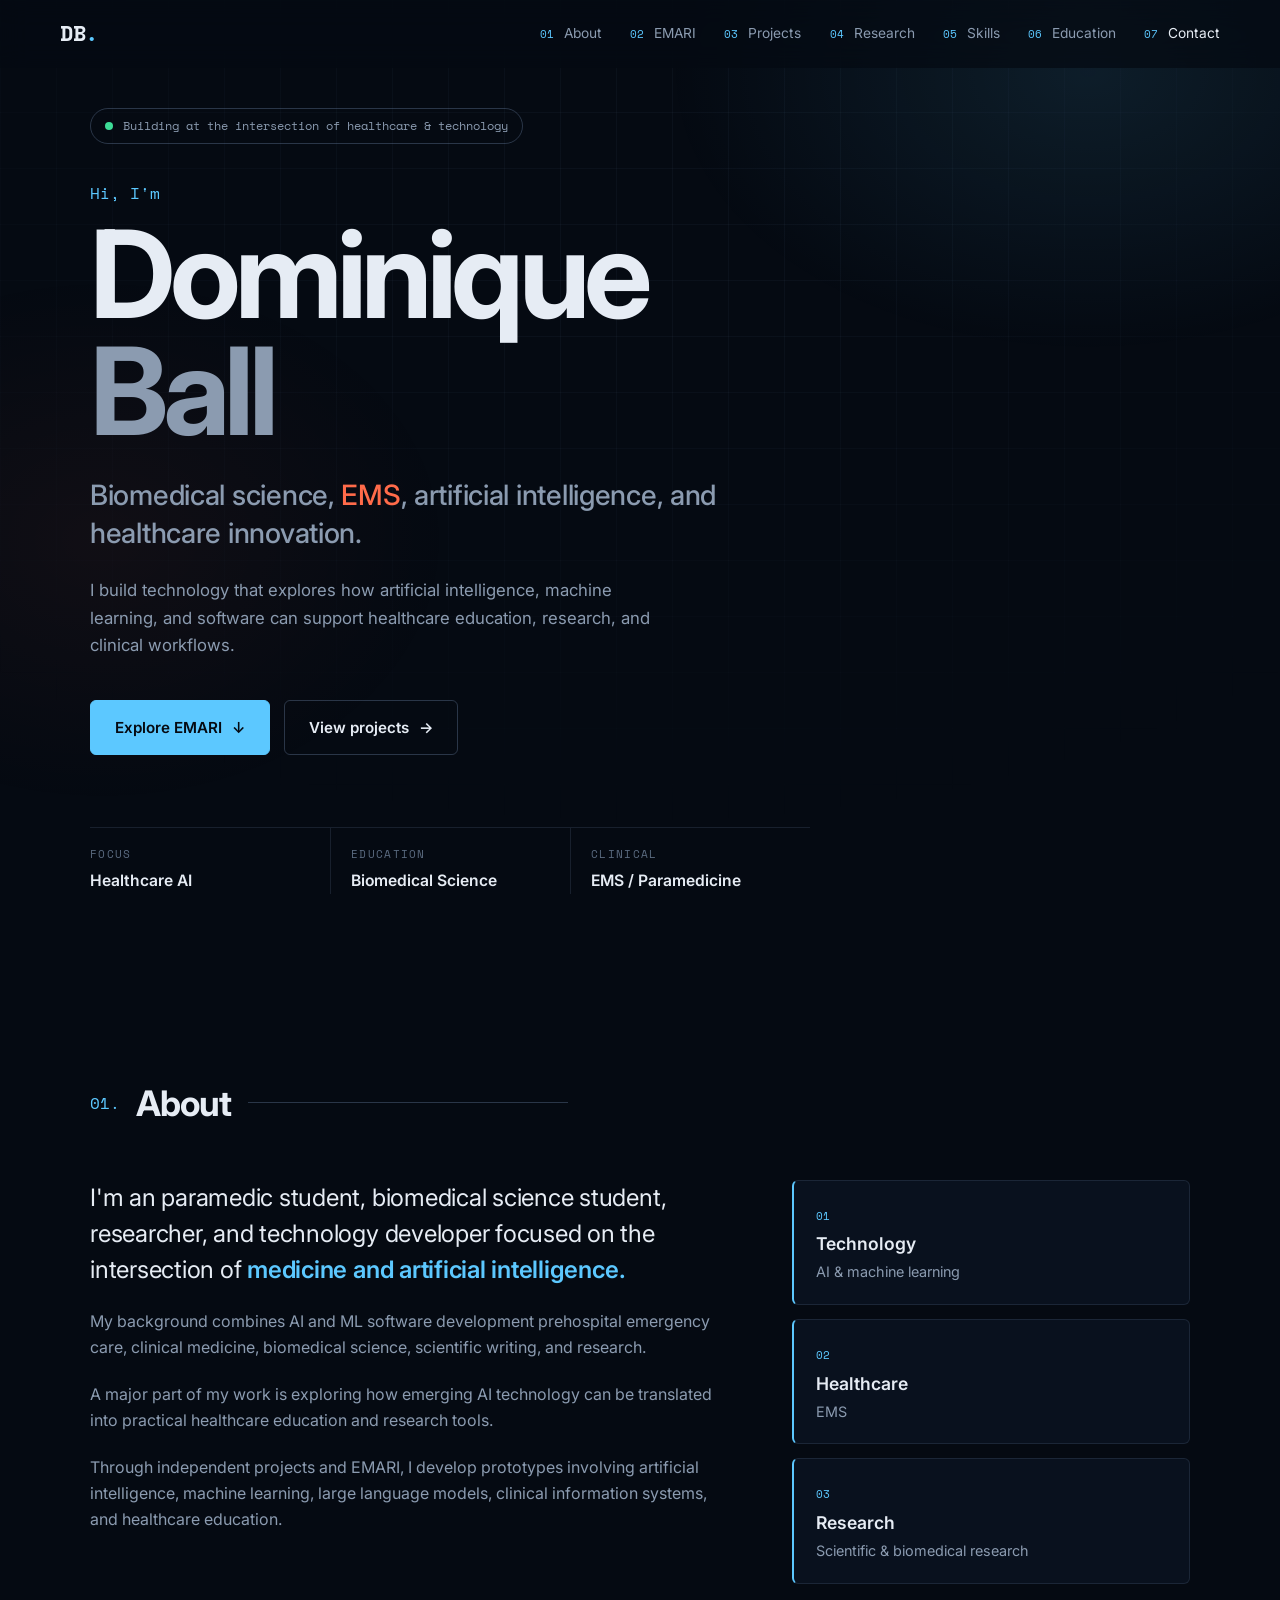
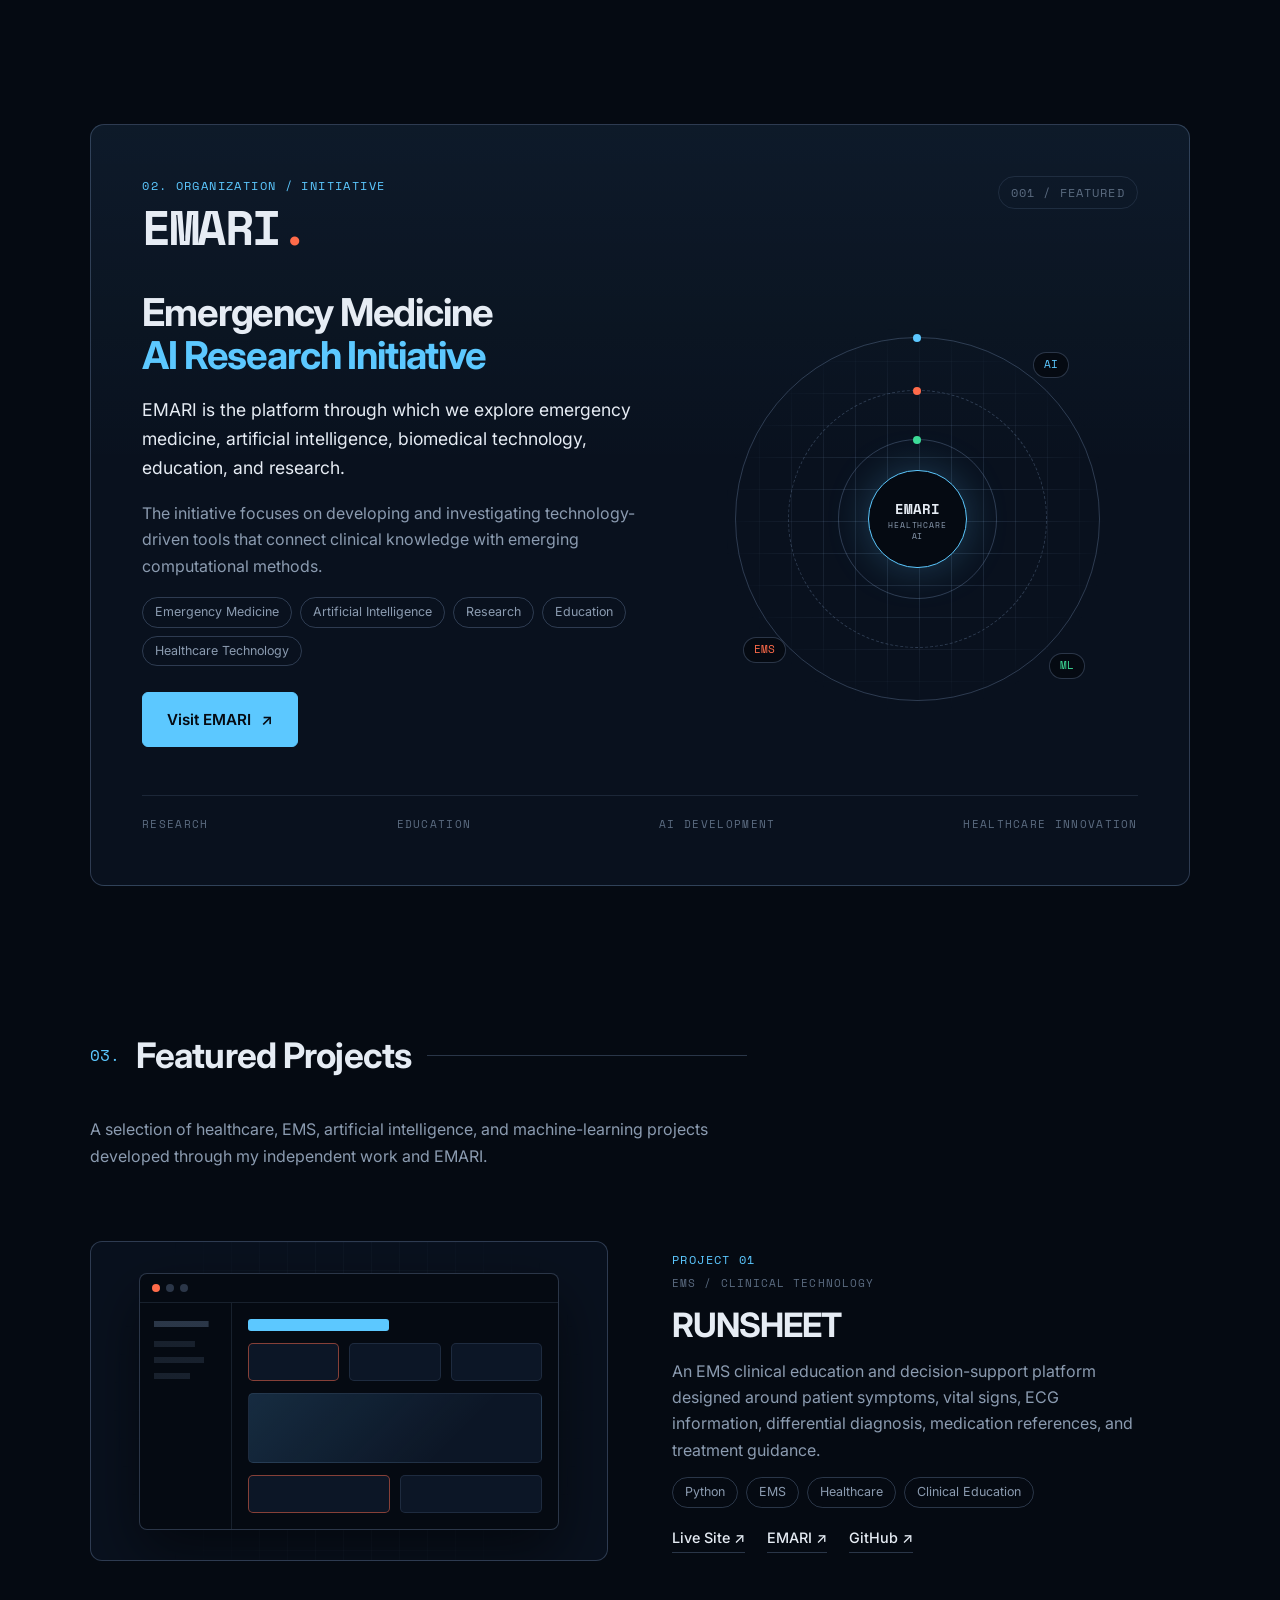
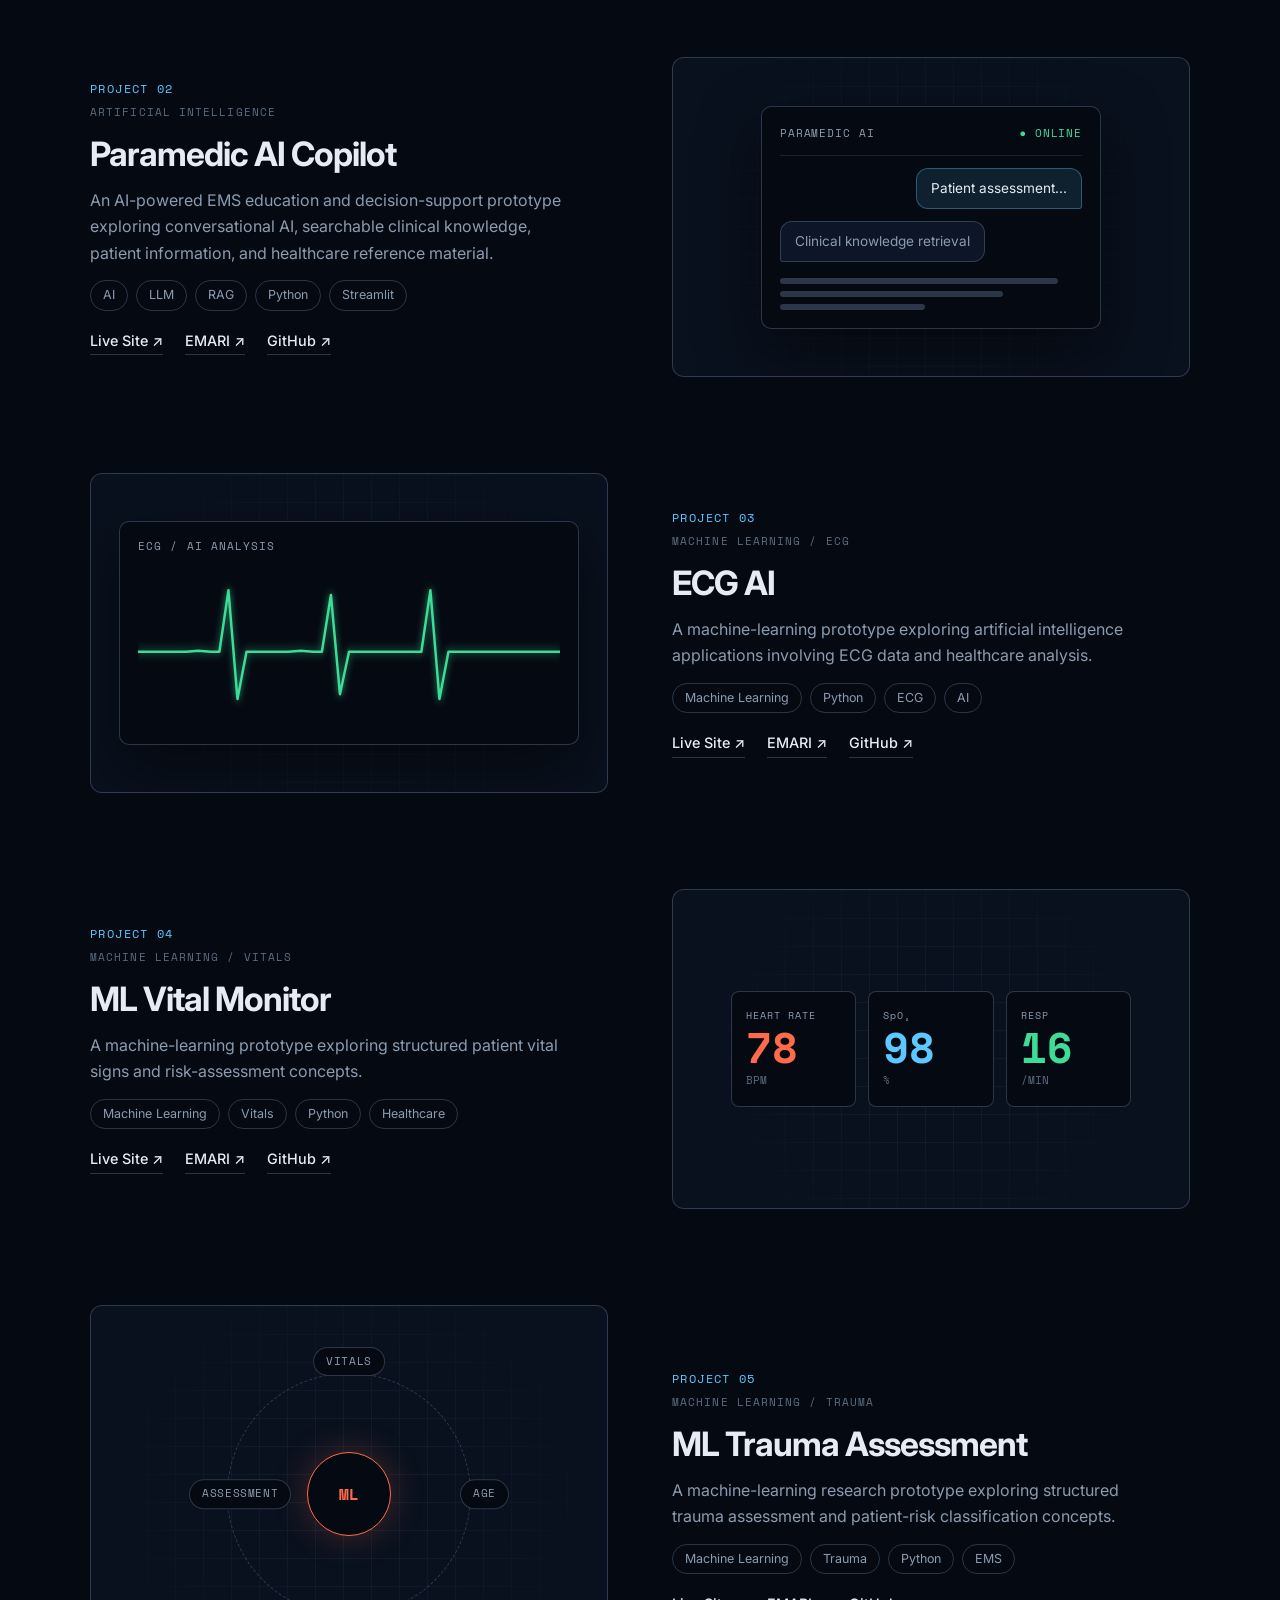
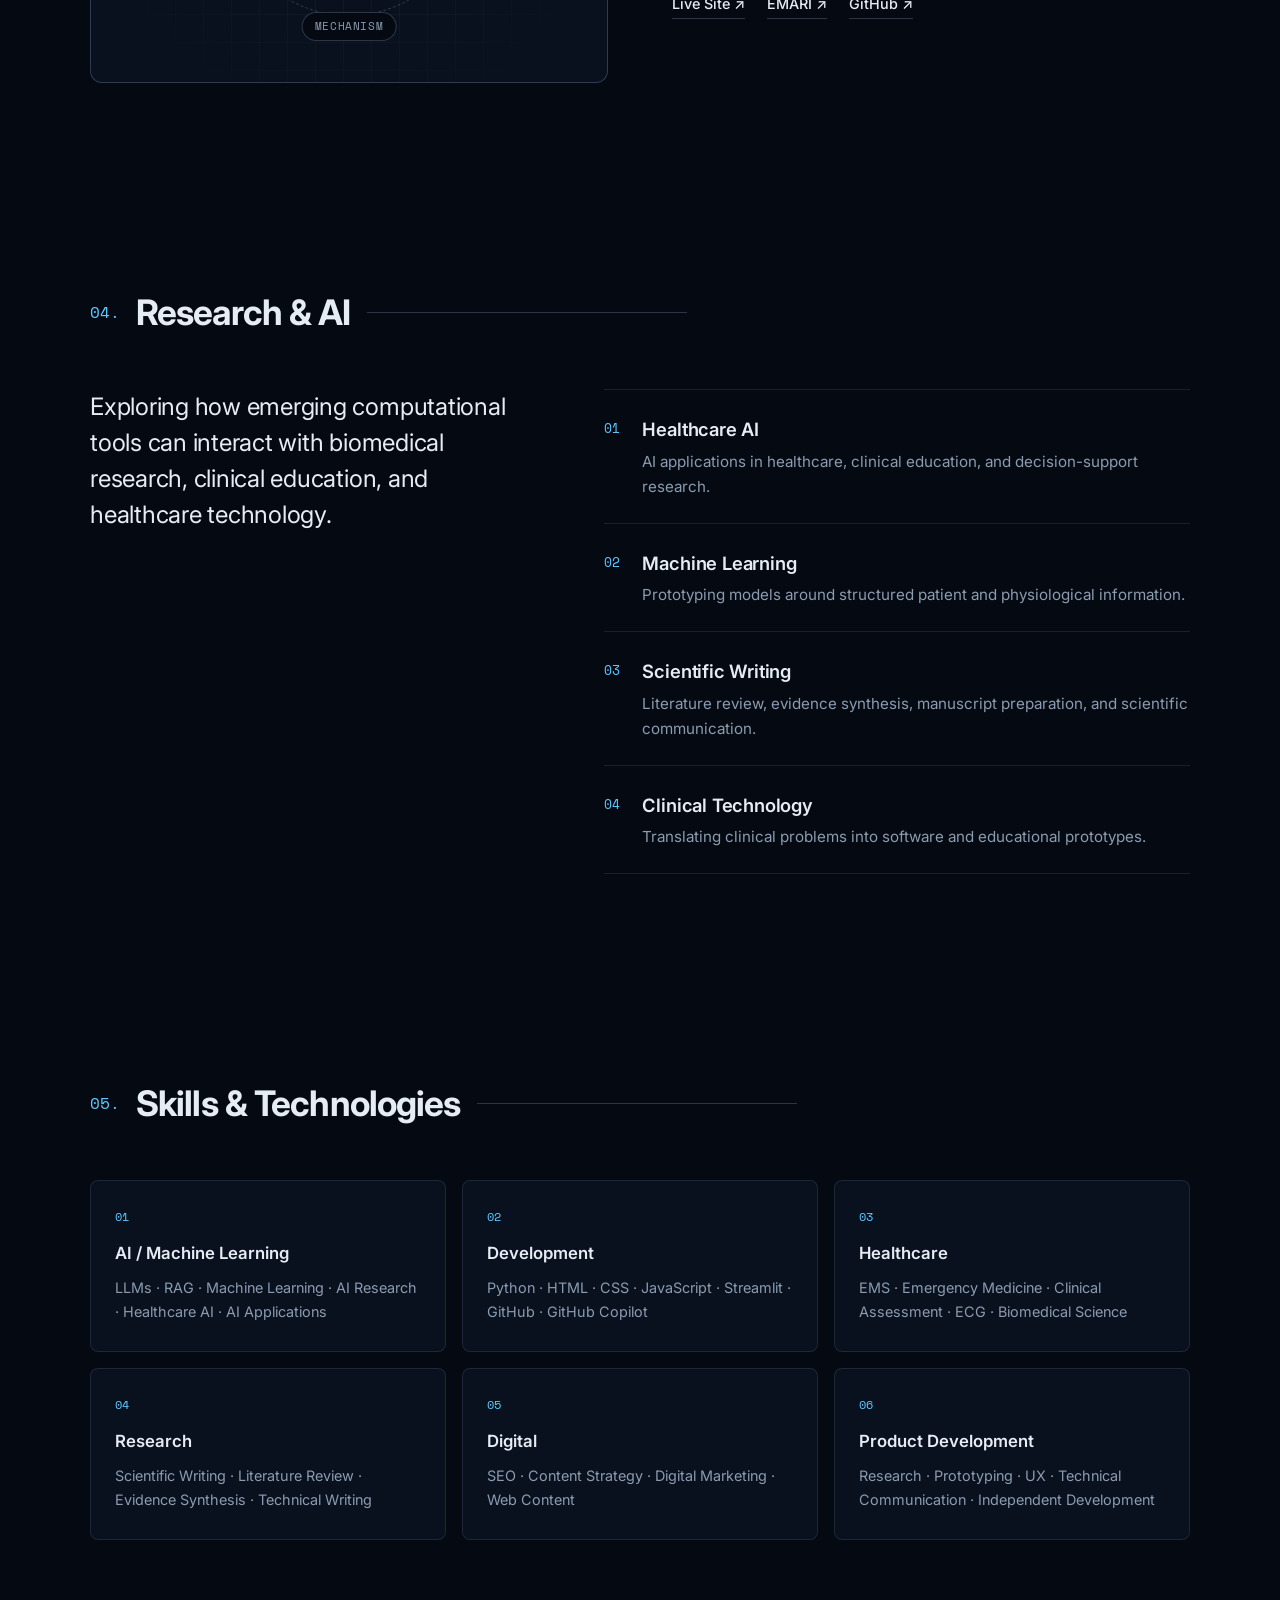
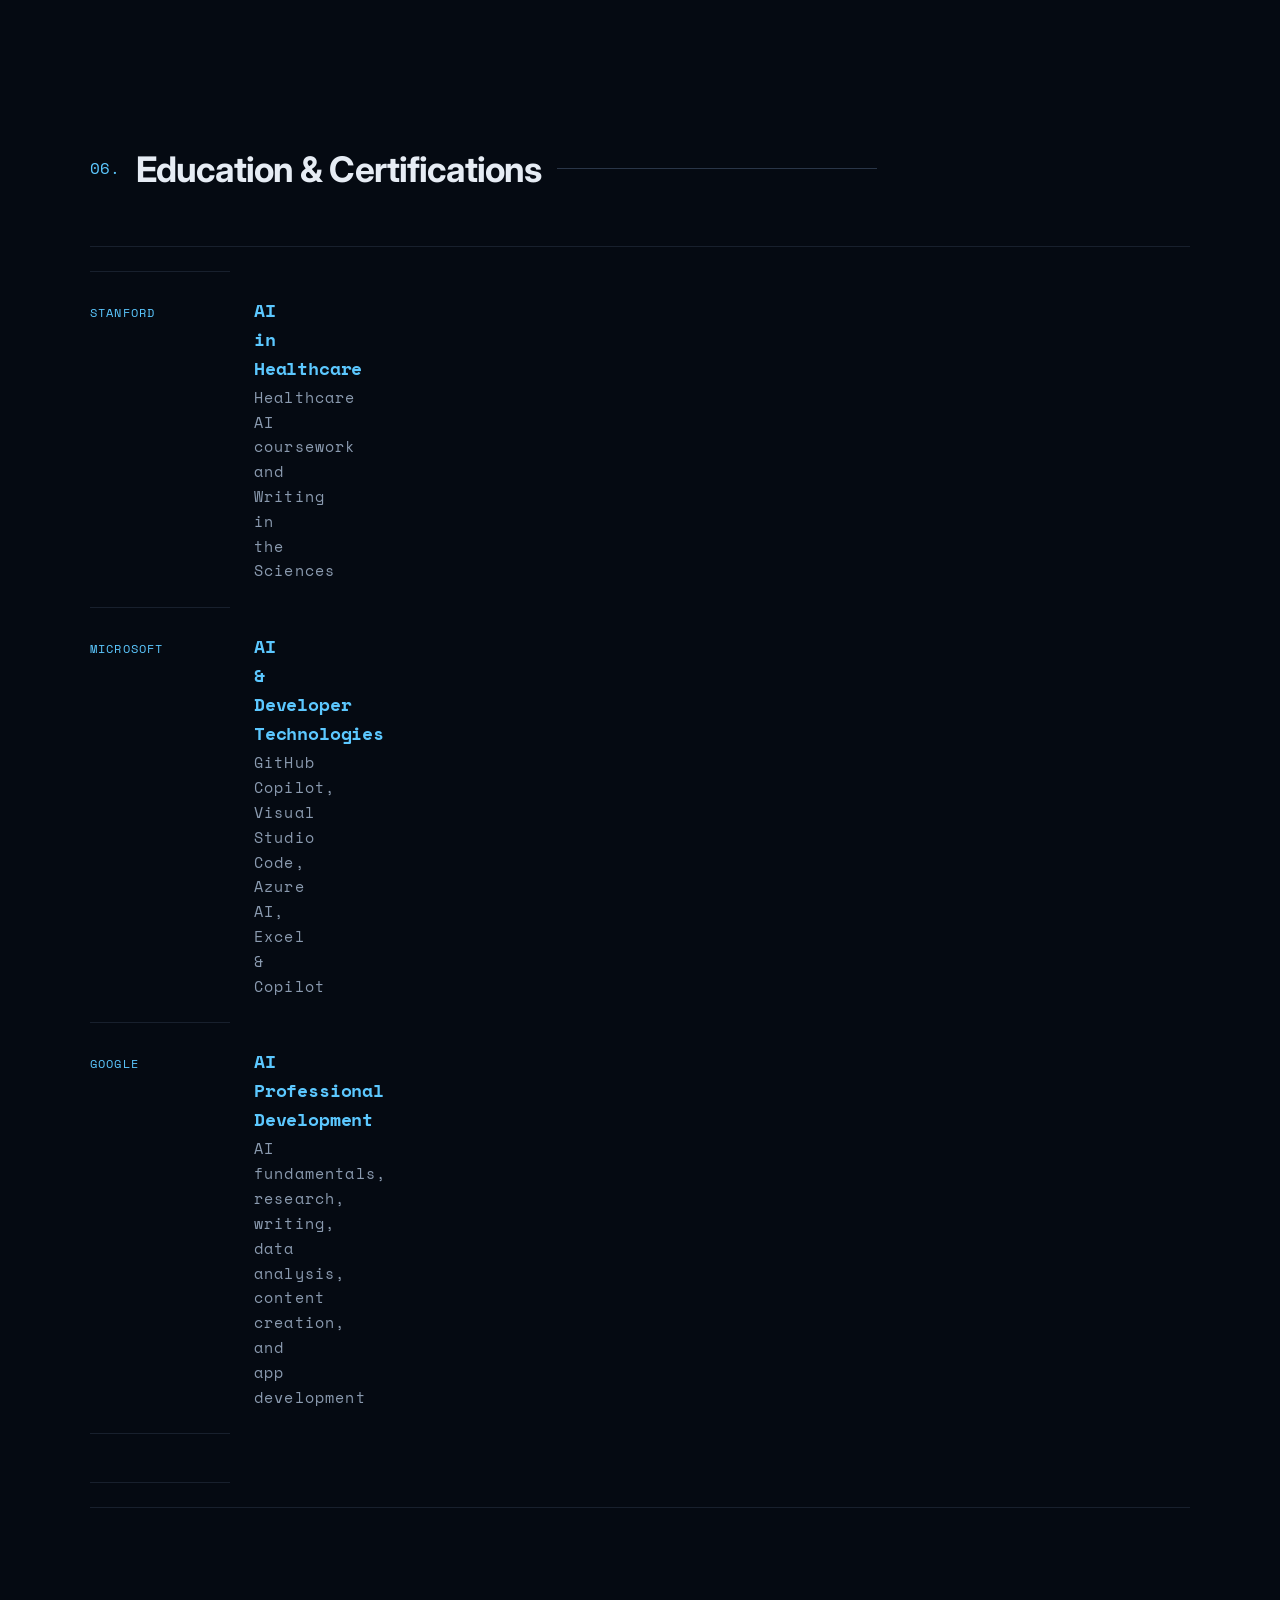
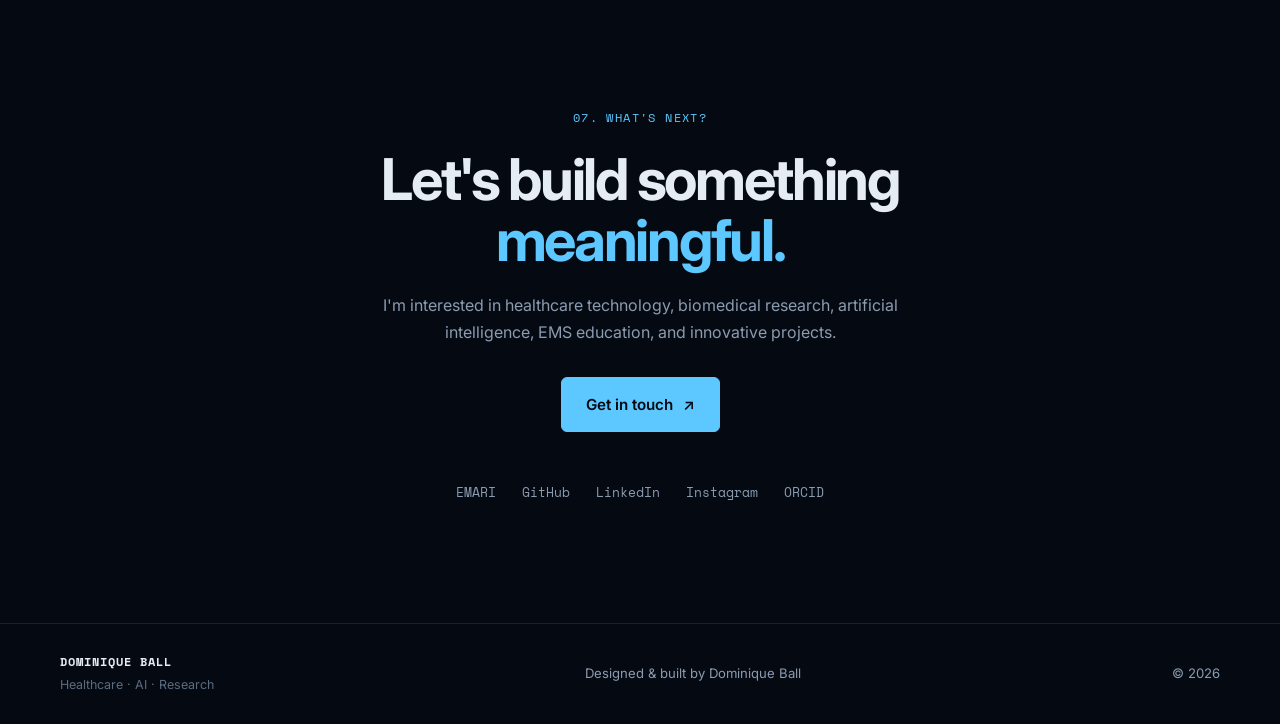
<file: index.html>
<!DOCTYPE html>
<html lang="en">
<head>
    <meta charset="UTF-8">
    <meta name="viewport" content="width=device-width, initial-scale=1.0">

    <title>Dominique Ball | Healthcare AI & Biomedical Technology</title>

    <meta
        name="description"
        content="Dominique Ball — biomedical science student, EMS professional, researcher, and developer building healthcare AI and technology through EMARI."
    >

    <meta name="theme-color" content="#050a12">

    <link rel="preconnect" href="https://fonts.googleapis.com">
    <link rel="preconnect" href="https://fonts.gstatic.com" crossorigin>

    <link
        href="https://fonts.googleapis.com/css2?family=Inter:wght@400;500;600;700&family=Space+Mono:wght@400;700&display=swap"
        rel="stylesheet"
    >

    <style>
/* =========================================================
   Dominique Ball — Healthcare AI & Biomedical Technology
   Stylesheet for index.html
   ========================================================= */

/* ---------- Tokens ---------- */

:root {
    --bg: #050a12;
    --bg-raised: #09111e;
    --panel: #0c1626;
    --line: rgba(140, 170, 210, 0.14);
    --line-strong: rgba(140, 170, 210, 0.28);

    --text: #e6ecf4;
    --muted: #8b9bb0;
    --faint: #5b6b80;

    --accent: #5cc8ff;          /* monitor blue */
    --accent-soft: rgba(92, 200, 255, 0.12);
    --signal: #ff6b4a;          /* alert orange-red */
    --ok: #3ddc97;              /* status green */

    --font-body: "Inter", system-ui, -apple-system, "Segoe UI", Roboto, Arial, sans-serif;
    --font-mono: "Space Mono", ui-monospace, "SFMono-Regular", Menlo, Consolas, monospace;

    --nav-height: 68px;
    --page-width: 1100px;
    --gutter: clamp(20px, 5vw, 60px);
}

/* ---------- Reset & base ---------- */

*,
*::before,
*::after {
    box-sizing: border-box;
}

html {
    scroll-behavior: smooth;
    scroll-padding-top: calc(var(--nav-height) + 16px);
    -webkit-text-size-adjust: 100%;
}

body {
    margin: 0;
    background: var(--bg);
    color: var(--text);
    font-family: var(--font-body);
    font-size: 1rem;
    line-height: 1.65;
    -webkit-font-smoothing: antialiased;
    text-rendering: optimizeLegibility;
    overflow-x: hidden;
}

h1, h2, h3, p {
    margin: 0;
}

a {
    color: inherit;
    text-decoration: none;
}

button {
    font: inherit;
    color: inherit;
}

::selection {
    background: var(--accent);
    color: var(--bg);
}

:focus-visible {
    outline: 2px solid var(--accent);
    outline-offset: 3px;
    border-radius: 2px;
}

main {
    width: 100%;
    max-width: calc(var(--page-width) + var(--gutter) * 2);
    margin: 0 auto;
    padding: 0 var(--gutter);
}

/* ---------- Background effects ---------- */

.background-grid,
.background-glow {
    position: fixed;
    inset: 0;
    pointer-events: none;
    z-index: -1;
}

.background-grid {
    background-image:
        linear-gradient(var(--line) 1px, transparent 1px),
        linear-gradient(90deg, var(--line) 1px, transparent 1px);
    background-size: 56px 56px;
    opacity: 0.35;
    -webkit-mask-image: radial-gradient(ellipse 80% 70% at 50% 25%, #000 20%, transparent 100%);
            mask-image: radial-gradient(ellipse 80% 70% at 50% 25%, #000 20%, transparent 100%);
}

.background-glow {
    background:
        radial-gradient(600px 400px at 85% 8%, rgba(92, 200, 255, 0.10), transparent 70%),
        radial-gradient(500px 380px at 8% 60%, rgba(255, 107, 74, 0.05), transparent 70%);
}

/* ---------- Navigation ---------- */

.navbar {
    position: fixed;
    top: 0;
    left: 0;
    right: 0;
    z-index: 100;
    height: var(--nav-height);
    display: flex;
    align-items: center;
    justify-content: space-between;
    padding: 0 var(--gutter);
    background: rgba(5, 10, 18, 0.72);
    -webkit-backdrop-filter: blur(14px);
            backdrop-filter: blur(14px);
    border-bottom: 1px solid transparent;
    transition: border-color 0.25s ease, background 0.25s ease;
}

.navbar.scrolled {
    border-bottom-color: var(--line);
    background: rgba(5, 10, 18, 0.88);
}

.brand {
    font-family: var(--font-mono);
    font-weight: 700;
    font-size: 1.35rem;
    letter-spacing: -0.02em;
}

.brand span {
    color: var(--accent);
}

.navigation {
    display: flex;
    align-items: center;
    gap: clamp(14px, 2.2vw, 30px);
}

.navigation a {
    font-size: 0.86rem;
    color: var(--muted);
    transition: color 0.2s ease;
}

.navigation a small {
    font-family: var(--font-mono);
    font-size: 0.68rem;
    color: var(--accent);
    margin-right: 6px;
}

.navigation a:hover,
.navigation a[aria-current="true"] {
    color: var(--text);
}

.menu-button {
    display: none;
    width: 44px;
    height: 44px;
    padding: 0;
    background: none;
    border: 1px solid var(--line-strong);
    border-radius: 8px;
    cursor: pointer;
    position: relative;
}

.menu-button span {
    position: absolute;
    left: 12px;
    right: 12px;
    height: 2px;
    background: var(--text);
    border-radius: 2px;
    transition: transform 0.25s ease, opacity 0.2s ease;
}

.menu-button span:nth-child(1) { top: 15px; }
.menu-button span:nth-child(2) { top: 21px; }
.menu-button span:nth-child(3) { top: 27px; }

.menu-button[aria-expanded="true"] span:nth-child(1) { transform: translateY(6px) rotate(45deg); }
.menu-button[aria-expanded="true"] span:nth-child(2) { opacity: 0; }
.menu-button[aria-expanded="true"] span:nth-child(3) { transform: translateY(-6px) rotate(-45deg); }

/* ---------- Fixed side rails (wide screens only) ---------- */

.social-bar,
.email-bar {
    position: fixed;
    bottom: 0;
    z-index: 50;
    display: none;
    flex-direction: column;
    align-items: center;
    gap: 20px;
}

.social-bar { left: 32px; }
.email-bar  { right: 32px; }

.social-bar a,
.email-bar a {
    font-family: var(--font-mono);
    font-size: 0.75rem;
    color: var(--muted);
    transition: color 0.2s ease, transform 0.2s ease;
}

.social-bar a:hover,
.email-bar a:hover {
    color: var(--accent);
    transform: translateY(-3px);
}

.email-bar a {
    writing-mode: vertical-rl;
    letter-spacing: 0.12em;
}

.vertical-line {
    width: 1px;
    height: 90px;
    background: var(--line-strong);
}

@media (min-width: 1320px) {
    .social-bar,
    .email-bar {
        display: flex;
    }
}

/* ---------- Shared buttons ---------- */

.primary-button,
.secondary-button,
.emari-button {
    display: inline-flex;
    align-items: center;
    gap: 10px;
    padding: 14px 24px;
    border-radius: 6px;
    font-weight: 600;
    font-size: 0.95rem;
    transition: transform 0.2s ease, background 0.2s ease, border-color 0.2s ease, color 0.2s ease;
}

.primary-button,
.emari-button {
    background: var(--accent);
    color: var(--bg);
    border: 1px solid var(--accent);
}

.primary-button:hover,
.emari-button:hover {
    background: #86d8ff;
    border-color: #86d8ff;
    transform: translateY(-2px);
}

.secondary-button {
    border: 1px solid var(--line-strong);
    color: var(--text);
}

.secondary-button:hover {
    border-color: var(--accent);
    color: var(--accent);
    transform: translateY(-2px);
}

/* ---------- Hero ---------- */

.hero {
    min-height: 100vh;
    min-height: 100svh;
    display: flex;
    align-items: center;
    padding: calc(var(--nav-height) + 40px) 0 80px;
}

.hero-inner {
    width: 100%;
}

.hero-status {
    display: inline-flex;
    align-items: center;
    gap: 10px;
    padding: 7px 14px;
    margin-bottom: 36px;
    border: 1px solid var(--line-strong);
    border-radius: 999px;
    font-family: var(--font-mono);
    font-size: 0.74rem;
    color: var(--muted);
}

.status-dot {
    width: 8px;
    height: 8px;
    border-radius: 50%;
    background: var(--ok);
    box-shadow: 0 0 0 0 rgba(61, 220, 151, 0.55);
    animation: pulse 2.4s ease-out infinite;
    flex: none;
}

@keyframes pulse {
    70%  { box-shadow: 0 0 0 9px rgba(61, 220, 151, 0); }
    100% { box-shadow: 0 0 0 0 rgba(61, 220, 151, 0); }
}

.hero-intro {
    font-family: var(--font-mono);
    font-size: 1rem;
    color: var(--accent);
    margin-bottom: 10px;
}

.hero h1 {
    font-size: clamp(3.4rem, 11vw, 7.6rem);
    font-weight: 700;
    line-height: 0.96;
    letter-spacing: -0.045em;
}

.hero h1 span {
    color: var(--muted);
}

.hero h2 {
    max-width: 720px;
    margin-top: 28px;
    font-size: clamp(1.15rem, 2.6vw, 1.75rem);
    font-weight: 500;
    line-height: 1.35;
    letter-spacing: -0.01em;
    color: var(--muted);
}

.hero h2 span {
    color: var(--signal);
}

.hero-description {
    max-width: 560px;
    margin-top: 24px;
    color: var(--muted);
    font-size: 1.05rem;
}

.hero-actions {
    display: flex;
    flex-wrap: wrap;
    gap: 14px;
    margin-top: 40px;
}

.hero-meta {
    display: grid;
    grid-template-columns: repeat(3, minmax(0, 1fr));
    max-width: 720px;
    margin-top: 72px;
    border-top: 1px solid var(--line);
}

.hero-meta > div {
    display: flex;
    flex-direction: column;
    gap: 4px;
    padding: 18px 20px 0 0;
}

.hero-meta > div + div {
    padding-left: 20px;
    border-left: 1px solid var(--line);
}

.hero-meta span {
    font-family: var(--font-mono);
    font-size: 0.68rem;
    letter-spacing: 0.12em;
    color: var(--faint);
}

.hero-meta strong {
    font-size: 0.98rem;
    font-weight: 600;
}

/* ---------- Section scaffold ---------- */

.section {
    padding: 100px 0;
}

.section-heading {
    display: flex;
    align-items: center;
    gap: 16px;
    margin-bottom: 48px;
}

.section-heading span {
    font-family: var(--font-mono);
    font-size: 1rem;
    color: var(--accent);
}

.section-heading h2 {
    font-size: clamp(1.6rem, 3.6vw, 2.2rem);
    font-weight: 700;
    letter-spacing: -0.025em;
    white-space: nowrap;
}

.heading-line {
    flex: 1;
    height: 1px;
    max-width: 320px;
    background: var(--line-strong);
}

.large-text {
    font-size: clamp(1.2rem, 2.4vw, 1.5rem);
    line-height: 1.5;
    letter-spacing: -0.01em;
    color: var(--text);
}

.large-text strong {
    color: var(--accent);
    font-weight: 600;
}

/* ---------- About ---------- */

.about-layout {
    display: grid;
    grid-template-columns: minmax(0, 1.6fr) minmax(0, 1fr);
    gap: 64px;
    align-items: start;
}

.about-main {
    display: flex;
    flex-direction: column;
    gap: 20px;
    max-width: 640px;
}

.about-main p:not(.large-text) {
    color: var(--muted);
}

.about-side {
    display: flex;
    flex-direction: column;
    gap: 14px;
}

.stat-card {
    padding: 20px 22px;
    background: var(--bg-raised);
    border: 1px solid var(--line);
    border-left: 2px solid var(--accent);
    border-radius: 6px;
}

.stat-card span {
    font-family: var(--font-mono);
    font-size: 0.7rem;
    color: var(--accent);
}

.stat-card strong {
    display: block;
    font-size: 1.1rem;
    font-weight: 600;
    margin: 2px 0 2px;
}

.stat-card p {
    font-size: 0.9rem;
    color: var(--muted);
}

/* ---------- EMARI feature ---------- */

.emari-section {
    padding: 40px 0 100px;
}

.emari-container {
    position: relative;
    padding: clamp(24px, 4vw, 52px);
    background:
        linear-gradient(180deg, rgba(92, 200, 255, 0.05), transparent 45%),
        var(--bg-raised);
    border: 1px solid var(--line-strong);
    border-radius: 14px;
    overflow: hidden;
}

.emari-top {
    display: flex;
    justify-content: space-between;
    align-items: flex-start;
    gap: 20px;
    margin-bottom: 40px;
}

.eyebrow {
    display: block;
    font-family: var(--font-mono);
    font-size: 0.72rem;
    letter-spacing: 0.12em;
    color: var(--accent);
    margin-bottom: 8px;
}

.emari-logo {
    font-family: var(--font-mono);
    font-weight: 700;
    font-size: clamp(2rem, 5vw, 3rem);
    letter-spacing: -0.03em;
    line-height: 1;
}

.emari-logo span {
    color: var(--signal);
}

.emari-index {
    font-family: var(--font-mono);
    font-size: 0.72rem;
    letter-spacing: 0.1em;
    color: var(--faint);
    padding: 6px 12px;
    border: 1px solid var(--line);
    border-radius: 999px;
    white-space: nowrap;
}

.emari-content {
    display: grid;
    grid-template-columns: minmax(0, 1.15fr) minmax(0, 1fr);
    gap: 48px;
    align-items: center;
}

.emari-copy {
    display: flex;
    flex-direction: column;
    align-items: flex-start;
    gap: 18px;
}

.emari-copy h2 {
    font-size: clamp(1.7rem, 3.6vw, 2.4rem);
    font-weight: 700;
    line-height: 1.12;
    letter-spacing: -0.03em;
}

.emari-copy h2 span {
    display: block;
    color: var(--accent);
}

.emari-lead {
    font-size: 1.1rem;
    color: var(--text);
}

.emari-copy > p:not(.emari-lead) {
    color: var(--muted);
}

.emari-tags {
    display: flex;
    flex-wrap: wrap;
    gap: 8px;
}

.emari-tags span,
.project-tech span {
    padding: 4px 12px;
    border: 1px solid var(--line-strong);
    border-radius: 999px;
    font-size: 0.78rem;
    color: var(--muted);
}

.emari-button {
    margin-top: 8px;
}

/* Orbit visual */

.emari-visual {
    position: relative;
    width: 100%;
    max-width: 380px;
    aspect-ratio: 1;
    margin: 0 auto;
}

.visual-grid {
    position: absolute;
    inset: 0;
    background-image:
        linear-gradient(var(--line) 1px, transparent 1px),
        linear-gradient(90deg, var(--line) 1px, transparent 1px);
    background-size: 32px 32px;
    -webkit-mask-image: radial-gradient(circle, #000 30%, transparent 72%);
            mask-image: radial-gradient(circle, #000 30%, transparent 72%);
}

.emari-orbit {
    position: absolute;
    inset: 0;
    display: grid;
    place-items: center;
}

.orbit-ring {
    position: absolute;
    border-radius: 50%;
    border: 1px solid var(--line-strong);
}

.orbit-ring::before {
    content: "";
    position: absolute;
    top: -4px;
    left: 50%;
    width: 8px;
    height: 8px;
    margin-left: -4px;
    border-radius: 50%;
    background: var(--accent);
}

.ring-one {
    width: 96%;
    height: 96%;
    animation: orbit 46s linear infinite;
}

.ring-two {
    width: 68%;
    height: 68%;
    border-style: dashed;
    animation: orbit 30s linear infinite reverse;
}

.ring-two::before { background: var(--signal); }

.ring-three {
    width: 42%;
    height: 42%;
    animation: orbit 20s linear infinite;
}

.ring-three::before { background: var(--ok); }

@keyframes orbit {
    to { transform: rotate(360deg); }
}

.orbit-center {
    position: relative;
    width: 26%;
    min-width: 88px;
    aspect-ratio: 1;
    display: flex;
    flex-direction: column;
    align-items: center;
    justify-content: center;
    text-align: center;
    background: var(--bg);
    border: 1px solid var(--accent);
    border-radius: 50%;
    box-shadow: 0 0 40px rgba(92, 200, 255, 0.25);
}

.orbit-center span {
    font-family: var(--font-mono);
    font-weight: 700;
    font-size: 0.9rem;
}

.orbit-center small {
    font-family: var(--font-mono);
    font-size: 0.5rem;
    letter-spacing: 0.1em;
    line-height: 1.3;
    color: var(--muted);
}

.visual-label {
    position: absolute;
    padding: 3px 10px;
    background: var(--bg);
    border: 1px solid var(--line-strong);
    border-radius: 999px;
    font-family: var(--font-mono);
    font-size: 0.68rem;
    color: var(--accent);
}

.label-one   { top: 6%;    right: 10%; }
.label-two   { bottom: 12%; left: 4%;  color: var(--signal); }
.label-three { bottom: 8%;  right: 6%; color: var(--ok); }

.emari-footer {
    display: flex;
    flex-wrap: wrap;
    justify-content: space-between;
    gap: 12px 24px;
    margin-top: 48px;
    padding-top: 20px;
    border-top: 1px solid var(--line);
}

.emari-footer span {
    font-family: var(--font-mono);
    font-size: 0.68rem;
    letter-spacing: 0.12em;
    color: var(--faint);
}

/* ---------- Projects ---------- */

.projects-section {
    padding-top: 40px;
}

.section-intro {
    max-width: 620px;
    margin: -16px 0 72px;
    color: var(--muted);
}

/* DOM order already alternates visual/info, so .reverse needs no extra rule. */
.project {
    display: grid;
    grid-template-columns: repeat(2, minmax(0, 1fr));
    gap: clamp(28px, 5vw, 64px);
    align-items: center;
    margin-bottom: 96px;
}

.project:last-child {
    margin-bottom: 0;
}

.project-info {
    display: flex;
    flex-direction: column;
    align-items: flex-start;
    gap: 14px;
}

.project-number {
    font-family: var(--font-mono);
    font-size: 0.72rem;
    letter-spacing: 0.12em;
    color: var(--accent);
}

.project-type {
    font-family: var(--font-mono);
    font-size: 0.68rem;
    letter-spacing: 0.1em;
    color: var(--faint);
    margin-top: -8px;
}

.project-info h3 {
    font-size: clamp(1.6rem, 3vw, 2.1rem);
    font-weight: 700;
    letter-spacing: -0.03em;
    line-height: 1.1;
}

.project-info p {
    color: var(--muted);
    max-width: 480px;
}

.project-tech {
    display: flex;
    flex-wrap: wrap;
    gap: 8px;
}

.project-links {
    display: flex;
    flex-wrap: wrap;
    gap: 8px 22px;
    margin-top: 4px;
}

.project-links a {
    font-size: 0.9rem;
    font-weight: 500;
    color: var(--text);
    border-bottom: 1px solid var(--line-strong);
    padding-bottom: 2px;
    transition: color 0.2s ease, border-color 0.2s ease;
}

.project-links a:hover {
    color: var(--accent);
    border-color: var(--accent);
}

.project-visual {
    position: relative;
    min-height: 320px;
    display: grid;
    place-items: center;
    padding: 28px;
    background: var(--bg-raised);
    border: 1px solid var(--line-strong);
    border-radius: 12px;
    overflow: hidden;
}

.project-visual::before {
    content: "";
    position: absolute;
    inset: 0;
    background-image:
        linear-gradient(var(--line) 1px, transparent 1px),
        linear-gradient(90deg, var(--line) 1px, transparent 1px);
    background-size: 28px 28px;
    opacity: 0.5;
    -webkit-mask-image: radial-gradient(circle at center, #000 20%, transparent 80%);
            mask-image: radial-gradient(circle at center, #000 20%, transparent 80%);
}

.project-visual > * {
    position: relative;
}

/* RUNSHEET mock screen */

.project-screen {
    width: 100%;
    max-width: 420px;
    background: var(--bg);
    border: 1px solid var(--line-strong);
    border-radius: 8px;
    overflow: hidden;
    box-shadow: 0 24px 60px rgba(0, 0, 0, 0.5);
}

.screen-header {
    display: flex;
    gap: 6px;
    padding: 10px 12px;
    border-bottom: 1px solid var(--line);
}

.screen-header span {
    width: 8px;
    height: 8px;
    border-radius: 50%;
    background: var(--line-strong);
}

.screen-header span:first-child { background: var(--signal); }

.screen-body {
    display: flex;
    min-height: 200px;
}

.screen-sidebar {
    flex: 0 0 22%;
    border-right: 1px solid var(--line);
    background:
        linear-gradient(var(--line-strong), var(--line-strong)) 14px 18px / 60% 6px no-repeat,
        linear-gradient(var(--line), var(--line)) 14px 38px / 45% 6px no-repeat,
        linear-gradient(var(--line), var(--line)) 14px 54px / 55% 6px no-repeat,
        linear-gradient(var(--line), var(--line)) 14px 70px / 40% 6px no-repeat;
}

.screen-content {
    flex: 1;
    display: flex;
    flex-direction: column;
    gap: 12px;
    padding: 16px;
}

.fake-title {
    width: 48%;
    height: 12px;
    border-radius: 3px;
    background: var(--accent);
}

.fake-row {
    display: flex;
    gap: 10px;
}

.fake-row span {
    flex: 1;
    height: 38px;
    border: 1px solid var(--line);
    border-radius: 5px;
    background: var(--panel);
}

.fake-row span:first-child {
    border-color: rgba(255, 107, 74, 0.5);
}

.fake-large {
    height: 70px;
    border: 1px solid var(--line);
    border-radius: 5px;
    background: linear-gradient(135deg, var(--accent-soft), transparent 70%), var(--panel);
}

/* Paramedic AI card */

.ai-card {
    width: 100%;
    max-width: 340px;
    display: flex;
    flex-direction: column;
    gap: 12px;
    padding: 18px;
    background: var(--bg);
    border: 1px solid var(--line-strong);
    border-radius: 10px;
    box-shadow: 0 24px 60px rgba(0, 0, 0, 0.5);
}

.ai-card-top {
    display: flex;
    justify-content: space-between;
    align-items: center;
    padding-bottom: 12px;
    border-bottom: 1px solid var(--line);
    font-family: var(--font-mono);
    font-size: 0.68rem;
    letter-spacing: 0.08em;
    color: var(--muted);
}

.ai-card-top .live {
    color: var(--ok);
}

.ai-message {
    max-width: 86%;
    padding: 10px 14px;
    font-size: 0.85rem;
    line-height: 1.4;
    border-radius: 12px;
}

.user-message {
    align-self: flex-end;
    background: var(--accent-soft);
    border: 1px solid rgba(92, 200, 255, 0.35);
    border-bottom-right-radius: 3px;
}

.response-message {
    align-self: flex-start;
    background: var(--panel);
    border: 1px solid var(--line-strong);
    border-bottom-left-radius: 3px;
    color: var(--muted);
}

.ai-lines {
    display: flex;
    flex-direction: column;
    gap: 7px;
    padding-top: 4px;
}

.ai-lines span {
    height: 6px;
    border-radius: 3px;
    background: var(--line-strong);
}

.ai-lines span:nth-child(1) { width: 92%; }
.ai-lines span:nth-child(2) { width: 74%; }
.ai-lines span:nth-child(3) { width: 48%; }

/* ECG display */

.ecg-display {
    width: 100%;
    padding: 16px 18px 12px;
    background: var(--bg);
    border: 1px solid var(--line-strong);
    border-radius: 10px;
    box-shadow: 0 24px 60px rgba(0, 0, 0, 0.5);
}

.ecg-label {
    font-family: var(--font-mono);
    font-size: 0.68rem;
    letter-spacing: 0.1em;
    color: var(--muted);
    margin-bottom: 6px;
}

.ecg-line {
    display: block;
    width: 100%;
    height: 170px;
}

.ecg-line polyline {
    fill: none;
    stroke: var(--ok);
    stroke-width: 2.5;
    stroke-linejoin: round;
    stroke-linecap: round;
    vector-effect: non-scaling-stroke;
    filter: drop-shadow(0 0 5px rgba(61, 220, 151, 0.7));
}

/* Vital signs panel */

.vital-panel {
    width: 100%;
    max-width: 400px;
    display: grid;
    grid-template-columns: repeat(3, minmax(0, 1fr));
    gap: 12px;
}

.vital-panel > div {
    display: flex;
    flex-direction: column;
    align-items: flex-start;
    padding: 16px 14px;
    background: var(--bg);
    border: 1px solid var(--line-strong);
    border-radius: 8px;
}

.vital-panel small {
    font-family: var(--font-mono);
    font-size: 0.6rem;
    letter-spacing: 0.1em;
    color: var(--muted);
}

.vital-panel strong {
    font-family: var(--font-mono);
    font-size: clamp(1.8rem, 4vw, 2.6rem);
    font-weight: 700;
    line-height: 1.15;
    color: var(--signal);
}

.vital-panel > div:nth-child(2) strong { color: var(--accent); }
.vital-panel > div:nth-child(3) strong { color: var(--ok); }

.vital-panel em {
    font-family: var(--font-mono);
    font-style: normal;
    font-size: 0.68rem;
    color: var(--faint);
}

/* Trauma map */

.trauma-map {
    position: relative;
    width: 100%;
    max-width: 320px;
    aspect-ratio: 1;
}

.trauma-map::before {
    content: "";
    position: absolute;
    inset: 12%;
    border: 1px dashed var(--line-strong);
    border-radius: 50%;
}

.trauma-center {
    position: absolute;
    top: 50%;
    left: 50%;
    width: 84px;
    height: 84px;
    display: grid;
    place-items: center;
    transform: translate(-50%, -50%);
    background: var(--bg);
    border: 1px solid var(--signal);
    border-radius: 50%;
    font-family: var(--font-mono);
    font-weight: 700;
    color: var(--signal);
    box-shadow: 0 0 34px rgba(255, 107, 74, 0.25);
}

.trauma-node {
    position: absolute;
    padding: 5px 12px;
    background: var(--bg);
    border: 1px solid var(--line-strong);
    border-radius: 999px;
    font-family: var(--font-mono);
    font-size: 0.66rem;
    letter-spacing: 0.06em;
    color: var(--muted);
    white-space: nowrap;
}

.node-a { top: 4%;    left: 50%; transform: translateX(-50%); }
.node-b { top: 50%;   right: 0;  transform: translateY(-50%); }
.node-c { bottom: 4%; left: 50%; transform: translateX(-50%); }
.node-d { top: 50%;   left: 0;   transform: translateY(-50%); }

/* ---------- Research ---------- */

.research-layout {
    display: grid;
    grid-template-columns: minmax(0, 1fr) minmax(0, 1.3fr);
    gap: 64px;
    align-items: start;
}

.research-list {
    display: flex;
    flex-direction: column;
}

.research-item {
    display: flex;
    gap: 22px;
    padding: 24px 0;
    border-top: 1px solid var(--line);
}

.research-item:last-child {
    border-bottom: 1px solid var(--line);
}

.research-item > span {
    font-family: var(--font-mono);
    font-size: 0.8rem;
    color: var(--accent);
    padding-top: 4px;
}

.research-item h3 {
    font-size: 1.15rem;
    font-weight: 600;
    letter-spacing: -0.01em;
    margin-bottom: 4px;
}

.research-item p {
    color: var(--muted);
    font-size: 0.95rem;
}

/* ---------- Skills ---------- */

.skills-grid {
    display: grid;
    grid-template-columns: repeat(3, minmax(0, 1fr));
    gap: 16px;
}

.skill-group {
    padding: 26px 24px;
    background: var(--bg-raised);
    border: 1px solid var(--line);
    border-radius: 8px;
    transition: border-color 0.2s ease;
}

.skill-group:hover {
    border-color: var(--line-strong);
}

.skill-number {
    display: block;
    font-family: var(--font-mono);
    font-size: 0.72rem;
    color: var(--accent);
    margin-bottom: 14px;
}

.skill-group h3 {
    font-size: 1.05rem;
    font-weight: 600;
    margin-bottom: 8px;
}

.skill-group p {
    font-size: 0.9rem;
    line-height: 1.7;
    color: var(--muted);
}

/* ---------- Education ---------- */

.education-list {
    display: flex;
    flex-direction: column;
}

.education-row {
    display: grid;
    grid-template-columns: 140px minmax(0, 1fr);
    gap: 24px;
    align-items: baseline;
    padding: 24px 0;
    border-top: 1px solid var(--line);
}

.education-row:last-child {
    border-bottom: 1px solid var(--line);
}

.education-status {
    font-family: var(--font-mono);
    font-size: 0.72rem;
    letter-spacing: 0.1em;
    color: var(--accent);
}

.education-row h3 {
    font-size: 1.1rem;
    font-weight: 600;
    letter-spacing: -0.01em;
}

.education-row p {
    margin-top: 2px;
    color: var(--muted);
    font-size: 0.94rem;
    max-width: 560px;
}

/* ---------- Contact ---------- */

.contact {
    max-width: 680px;
    margin: 0 auto;
    padding: 100px var(--gutter) 120px;
    display: flex;
    flex-direction: column;
    align-items: center;
    text-align: center;
    gap: 22px;
}

.contact .eyebrow {
    margin-bottom: 0;
}

.contact h2 {
    font-size: clamp(2.2rem, 6vw, 3.6rem);
    font-weight: 700;
    line-height: 1.05;
    letter-spacing: -0.04em;
}

.contact h2 span {
    display: block;
    color: var(--accent);
}

.contact > p {
    max-width: 520px;
    color: var(--muted);
}

.contact-button {
    margin-top: 10px;
}

.contact-links {
    display: flex;
    flex-wrap: wrap;
    justify-content: center;
    gap: 10px 26px;
    margin-top: 28px;
}

.contact-links a {
    font-family: var(--font-mono);
    font-size: 0.8rem;
    color: var(--muted);
    transition: color 0.2s ease;
}

.contact-links a:hover {
    color: var(--accent);
}

/* ---------- Footer ---------- */

footer {
    display: flex;
    flex-wrap: wrap;
    justify-content: space-between;
    align-items: center;
    gap: 14px 32px;
    padding: 28px var(--gutter);
    border-top: 1px solid var(--line);
    font-size: 0.82rem;
    color: var(--muted);
}

footer > div {
    display: flex;
    flex-direction: column;
    gap: 2px;
}

footer strong {
    font-family: var(--font-mono);
    font-size: 0.78rem;
    letter-spacing: 0.08em;
    color: var(--text);
}

footer div span {
    font-size: 0.78rem;
    color: var(--faint);
}

/* ---------- Responsive ---------- */

@media (max-width: 960px) {
    .about-layout,
    .research-layout,
    .emari-content {
        grid-template-columns: minmax(0, 1fr);
        gap: 40px;
    }

    .skills-grid {
        grid-template-columns: repeat(2, minmax(0, 1fr));
    }

    .project {
        grid-template-columns: minmax(0, 1fr);
        margin-bottom: 72px;
    }

    /* visual always sits above the text on small screens */
    .project-visual {
        order: -1;
        min-height: 260px;
    }
}

@media (max-width: 820px) {
    .menu-button {
        display: block;
    }

    .navigation {
        position: absolute;
        top: var(--nav-height);
        left: 0;
        right: 0;
        flex-direction: column;
        align-items: stretch;
        gap: 0;
        padding: 8px var(--gutter) 16px;
        background: rgba(5, 10, 18, 0.97);
        border-bottom: 1px solid var(--line-strong);
        visibility: hidden;
        opacity: 0;
        transform: translateY(-8px);
        transition: opacity 0.2s ease, transform 0.2s ease, visibility 0.2s;
    }

    .navigation.open {
        visibility: visible;
        opacity: 1;
        transform: none;
    }

    .navigation a {
        padding: 14px 0;
        font-size: 1rem;
        border-bottom: 1px solid var(--line);
    }

    .navigation a:last-child {
        border-bottom: 0;
    }

    .navigation a small {
        font-size: 0.75rem;
        margin-right: 12px;
    }
}

@media (max-width: 640px) {
    .section {
        padding: 72px 0;
    }

    .section-heading {
        margin-bottom: 32px;
    }

    .section-heading h2 {
        white-space: normal;
    }

    .hero-meta {
        grid-template-columns: minmax(0, 1fr);
        margin-top: 48px;
    }

    .hero-meta > div,
    .hero-meta > div + div {
        padding: 14px 0;
        border-left: 0;
        border-bottom: 1px solid var(--line);
    }

    .skills-grid {
        grid-template-columns: minmax(0, 1fr);
    }

    .education-row {
        grid-template-columns: minmax(0, 1fr);
        gap: 6px;
    }

    .emari-top {
        flex-direction: column;
        gap: 14px;
    }

    .emari-footer {
        gap: 8px 20px;
    }

    .project-visual {
        padding: 18px;
    }

    footer {
        flex-direction: column;
        align-items: flex-start;
    }
}

/* ---------- Reduced motion ---------- */

@media (prefers-reduced-motion: reduce) {
    html {
        scroll-behavior: auto;
    }

    *,
    *::before,
    *::after {
        animation: none !important;
        transition: none !important;
    }
}

    </style>
</head>

<body>

    <!-- Background effects -->
    <div class="background-grid"></div>
    <div class="background-glow"></div>


    <!-- =========================
         NAVIGATION
    ========================== -->

    <header class="navbar">

        <a href="#home" class="brand">
            DB<span>.</span>
        </a>

        <button
            class="menu-button"
            id="menuButton"
            aria-label="Open navigation"
            aria-expanded="false"
        >
            <span></span>
            <span></span>
            <span></span>
        </button>

        <nav class="navigation" id="navigation">

            <a href="#about">
                <small>01</small>
                About
            </a>

            <a href="#emari">
                <small>02</small>
                EMARI
            </a>

            <a href="#projects">
                <small>03</small>
                Projects
            </a>

            <a href="#research">
                <small>04</small>
                Research
            </a>

            <a href="#skills">
                <small>05</small>
                Skills
            </a>

            <a href="#education">
                <small>06</small>
                Education
            </a>

            <a href="#contact">
                <small>07</small>
                Contact
            </a>

        </nav>

    </header>


    <!-- =========================
         SOCIAL SIDEBAR
    ========================== -->

    <aside class="social-bar">

        <a
            href="https://github.com/domvq"
            target="_blank"
            rel="noopener noreferrer"
            aria-label="GitHub"
        >
            GH
        </a>

        <a
            href="https://www.linkedin.com/in/dom-ball/"
            target="_blank"
            rel="noopener noreferrer"
            aria-label="LinkedIn"
        >
            LI
        </a>

        <a
            href="https://www.instagram.com/domvq/"
            target="_blank"
            rel="noopener noreferrer"
            aria-label="Instagram"
        >
            IG
        </a>

        <a
            href="https://orcid.org/0009-0007-6689-6363"
            target="_blank"
            rel="noopener noreferrer"
            aria-label="ORCID"
        >
            OR
        </a>

        <div class="vertical-line"></div>

    </aside>


    <!-- =========================
         EMAIL SIDEBAR
    ========================== -->

    <aside class="email-bar">

        <a href="mailto:Domhasaball@gmail.com">
            Domhasaball@gmail.com
        </a>

        <div class="vertical-line"></div>

    </aside>


    <main>


        <!-- =========================
             HERO
        ========================== -->

        <section class="hero" id="home">

            <div class="hero-inner">

                <div class="hero-status">

                    <span class="status-dot"></span>

                    Building at the intersection of
                    healthcare & technology

                </div>


                <p class="hero-intro">
                    Hi, I'm
                </p>


                <h1>
                    Dominique<br>
                    <span>Ball</span>
                </h1>


                <h2>
                    Biomedical science,
                    <span>EMS</span>,
                    artificial intelligence,
                    and healthcare innovation.
                </h2>


                <p class="hero-description">

                    I build technology that explores how artificial
                    intelligence, machine learning, and software can
                    support healthcare education, research, and clinical
                    workflows.

                </p>


                <div class="hero-actions">

                    <a href="#emari" class="primary-button">
                        Explore EMARI
                        <span>↓</span>
                    </a>

                    <a href="#projects" class="secondary-button">
                        View projects
                        <span>→</span>
                    </a>

                </div>


                <div class="hero-meta">

                    <div>
                        <span>FOCUS</span>
                        <strong>Healthcare AI</strong>
                    </div>

                    <div>
                        <span>EDUCATION</span>
                        <strong>Biomedical Science</strong>
                    </div>

                    <div>
                        <span>CLINICAL</span>
                        <strong>EMS / Paramedicine</strong>
                    </div>

                </div>

            </div>

        </section>


        <!-- =========================
             ABOUT
        ========================== -->

        <section class="section" id="about">

            <div class="section-heading">

                <span>01.</span>

                <h2>About</h2>

                <div class="heading-line"></div>

            </div>


            <div class="about-layout">

                <div class="about-main">

                    <p class="large-text">

                        I'm an paramedic student,
                        biomedical science student, researcher, and
                        technology developer focused on the intersection
                        of <strong>medicine and artificial intelligence.</strong>

                    </p>


                    <p>

                        My background combines AI and ML software development
                        prehospital emergency care, clinical medicine, 
                        biomedical science, scientific writing, and research.

                    </p>


                    <p>

                        A major part of my work is exploring how emerging
                        AI technology can be translated into practical
                        healthcare education and research tools.

                    </p>


                    <p>

                        Through independent projects and EMARI, I develop
                        prototypes involving artificial intelligence, 
                        machine learning, large language models, 
                        clinical information systems, and healthcare education.

                    </p>

                </div>


                <div class="about-side">

                    <div class="stat-card">

                        <span>01</span>

                        <strong>
                            Technology
                        </strong>

                        <p>
                            AI & machine learning
                        </p>

                    </div>


                    <div class="stat-card">

                        <span>02</span>

                        <strong>
                            Healthcare
                        </strong>

                        <p>
                            EMS
                        </p>

                    </div>


                    <div class="stat-card">

                        <span>03</span>

                        <strong>
                            Research
                        </strong>

                        <p>
                            Scientific & biomedical research
                        </p>

                    </div>

                </div>

            </div>

        </section>


        <!-- =========================
             EMARI FEATURE
        ========================== -->

        <section class="emari-section" id="emari">

            <div class="emari-container">

                <div class="emari-top">

                    <div>

                        <span class="eyebrow">
                            02. ORGANIZATION / INITIATIVE
                        </span>

                        <div class="emari-logo">
                            EMARI<span>.</span>
                        </div>

                    </div>


                    <div class="emari-index">
                        001 / FEATURED
                    </div>

                </div>


                <div class="emari-content">

                    <div class="emari-copy">

                        <h2>
                            Emergency Medicine
                            <span>AI Research Initiative</span>
                        </h2>


                        <p class="emari-lead">

                            EMARI is the platform through which we explore
                            emergency medicine, artificial intelligence,
                            biomedical technology, education, and research.

                        </p>


                        <p>

                            The initiative focuses on developing and
                            investigating technology-driven tools that
                            connect clinical knowledge with emerging
                            computational methods.

                        </p>


                        <div class="emari-tags">

                            <span>Emergency Medicine</span>
                            <span>Artificial Intelligence</span>
                            <span>Research</span>
                            <span>Education</span>
                            <span>Healthcare Technology</span>

                        </div>


                        <a
                            href="https://emari.it.com/"
                            target="_blank"
                            rel="noopener noreferrer"
                            class="emari-button"
                        >
                            Visit EMARI
                            <span>↗</span>
                        </a>

                    </div>


                    <div class="emari-visual">

                        <div class="visual-grid"></div>

                        <div class="emari-orbit">

                            <div class="orbit-ring ring-one"></div>
                            <div class="orbit-ring ring-two"></div>
                            <div class="orbit-ring ring-three"></div>

                            <div class="orbit-center">
                                <span>EMARI</span>
                                <small>HEALTHCARE<br>AI</small>
                            </div>

                        </div>


                        <div class="visual-label label-one">
                            AI
                        </div>

                        <div class="visual-label label-two">
                            EMS
                        </div>

                        <div class="visual-label label-three">
                            ML
                        </div>

                    </div>

                </div>


                <div class="emari-footer">

                    <span>
                        RESEARCH
                    </span>

                    <span>
                        EDUCATION
                    </span>

                    <span>
                        AI DEVELOPMENT
                    </span>

                    <span>
                        HEALTHCARE INNOVATION
                    </span>

                </div>

            </div>

        </section>


        <!-- =========================
             PROJECTS
        ========================== -->

        <section class="section projects-section" id="projects">

            <div class="section-heading">

                <span>03.</span>

                <h2>Featured Projects</h2>

                <div class="heading-line"></div>

            </div>


            <p class="section-intro">

                A selection of healthcare, EMS, artificial intelligence,
                and machine-learning projects developed through my
                independent work and EMARI.

            </p>


            <!-- RUNSHEET -->

            <article class="project featured-project">

                <div class="project-visual runsheet-visual">

                    <div class="project-screen">

                        <div class="screen-header">
                            <span></span>
                            <span></span>
                            <span></span>
                        </div>

                        <div class="screen-body">

                            <div class="screen-sidebar"></div>

                            <div class="screen-content">

                                <div class="fake-title"></div>

                                <div class="fake-row">
                                    <span></span>
                                    <span></span>
                                    <span></span>
                                </div>

                                <div class="fake-large"></div>

                                <div class="fake-row">
                                    <span></span>
                                    <span></span>
                                </div>

                            </div>

                        </div>

                    </div>

                </div>


                <div class="project-info">

                    <span class="project-number">
                        PROJECT 01
                    </span>

                    <span class="project-type">
                        EMS / CLINICAL TECHNOLOGY
                    </span>


                    <h3>
                        RUNSHEET
                    </h3>


                    <p>

                        An EMS clinical education and decision-support
                        platform designed around patient symptoms,
                        vital signs, ECG information, differential
                        diagnosis, medication references, and treatment
                        guidance.

                    </p>


                    <div class="project-tech">

                        <span>Python</span>
                        <span>EMS</span>
                        <span>Healthcare</span>
                        <span>Clinical Education</span>

                    </div>


                    <div class="project-links">

                        <a
                            href="https://runsheet.website/"
                            target="_blank"
                            rel="noopener noreferrer"
                        >
                            Live Site ↗
                        </a>

                        <a
                            href="https://emari.it.com/runsheet-app.html"
                            target="_blank"
                            rel="noopener noreferrer"
                        >
                            EMARI ↗
                        </a>

                        <a
                            href="https://github.com/domvq/RUNSHEET"
                            target="_blank"
                            rel="noopener noreferrer"
                        >
                            GitHub ↗
                        </a>

                    </div>

                </div>

            </article>


            <!-- PARAMEDIC AI -->

            <article class="project">

                <div class="project-info">

                    <span class="project-number">
                        PROJECT 02
                    </span>

                    <span class="project-type">
                        ARTIFICIAL INTELLIGENCE
                    </span>


                    <h3>
                        Paramedic AI Copilot
                    </h3>


                    <p>

                        An AI-powered EMS education and decision-support
                        prototype exploring conversational AI, searchable
                        clinical knowledge, patient information, and
                        healthcare reference material.

                    </p>


                    <div class="project-tech">

                        <span>AI</span>
                        <span>LLM</span>
                        <span>RAG</span>
                        <span>Python</span>
                        <span>Streamlit</span>

                    </div>


                    <div class="project-links">

                        <a
                            href="https://paramedic-ai-copliot.streamlit.app/"
                            target="_blank"
                            rel="noopener noreferrer"
                        >
                            Live Site ↗
                        </a>

                        <a
                            href="https://emari.it.com/paramedic-copilot-app.html"
                            target="_blank"
                            rel="noopener noreferrer"
                        >
                            EMARI ↗
                        </a>

                        <a
                            href="https://github.com/domvq/Paramedic-Ai"
                            target="_blank"
                            rel="noopener noreferrer"
                        >
                            GitHub ↗
                        </a>

                    </div>

                </div>


                <div class="project-visual ai-visual">

                    <div class="ai-card">

                        <div class="ai-card-top">
                            <span>PARAMEDIC AI</span>
                            <span class="live">● ONLINE</span>
                        </div>

                        <div class="ai-message user-message">
                            Patient assessment...
                        </div>

                        <div class="ai-message response-message">
                            Clinical knowledge retrieval
                        </div>

                        <div class="ai-lines">
                            <span></span>
                            <span></span>
                            <span></span>
                        </div>

                    </div>

                </div>

            </article>


            <!-- ECG AI -->

            <article class="project reverse">

                <div class="project-visual ecg-visual">

                    <div class="ecg-display">

                        <div class="ecg-label">
                            ECG / AI ANALYSIS
                        </div>

                        <svg
                            class="ecg-line"
                            viewBox="0 0 700 180"
                            preserveAspectRatio="none"
                        >

                            <polyline
                                points="
                                0,95
                                80,95
                                100,94
                                120,95
                                135,95
                                150,30
                                165,145
                                180,95
                                250,95
                                270,94
                                290,95
                                305,95
                                320,35
                                335,140
                                350,95
                                430,95
                                450,95
                                470,95
                                485,30
                                500,145
                                515,95
                                600,95
                                630,95
                                700,95
                                "
                            />

                        </svg>

                    </div>

                </div>


                <div class="project-info">

                    <span class="project-number">
                        PROJECT 03
                    </span>

                    <span class="project-type">
                        MACHINE LEARNING / ECG
                    </span>


                    <h3>
                        ECG AI
                    </h3>


                    <p>

                        A machine-learning prototype exploring
                        artificial intelligence applications involving
                        ECG data and healthcare analysis.

                    </p>


                    <div class="project-tech">

                        <span>Machine Learning</span>
                        <span>Python</span>
                        <span>ECG</span>
                        <span>AI</span>

                    </div>


                    <div class="project-links">

                        <a
                            href="https://ecg-ai-ml-prototype.streamlit.app/"
                            target="_blank"
                            rel="noopener noreferrer"
                        >
                            Live Site ↗
                        </a>

                        <a
                            href="https://emari.it.com/ecg-ai-app.html"
                            target="_blank"
                            rel="noopener noreferrer"
                        >
                            EMARI ↗
                        </a>

                        <a
                            href="https://github.com/domvq/ecg-ai-ml-prototype"
                            target="_blank"
                            rel="noopener noreferrer"
                        >
                            GitHub ↗
                        </a>

                    </div>

                </div>

            </article>


            <!-- VITAL MONITOR -->

            <article class="project">

                <div class="project-info">

                    <span class="project-number">
                        PROJECT 04
                    </span>

                    <span class="project-type">
                        MACHINE LEARNING / VITALS
                    </span>


                    <h3>
                        ML Vital Monitor
                    </h3>


                    <p>

                        A machine-learning prototype exploring structured
                        patient vital signs and risk-assessment concepts.

                    </p>


                    <div class="project-tech">

                        <span>Machine Learning</span>
                        <span>Vitals</span>
                        <span>Python</span>
                        <span>Healthcare</span>

                    </div>


                    <div class="project-links">

                        <a
                            href="https://monitor-vitals-ml.streamlit.app/"
                            target="_blank"
                            rel="noopener noreferrer"
                        >
                            Live Site ↗
                        </a>

                        <a
                            href="https://emari.it.com/monitor-vitals-app.html"
                            target="_blank"
                            rel="noopener noreferrer"
                        >
                            EMARI ↗
                        </a>

                        <a
                            href="https://github.com/domvq/monitor-vitals-ML"
                            target="_blank"
                            rel="noopener noreferrer"
                        >
                            GitHub ↗
                        </a>

                    </div>

                </div>


                <div class="project-visual vitals-visual">

                    <div class="vital-panel">

                        <div>
                            <small>HEART RATE</small>
                            <strong>78</strong>
                            <em>BPM</em>
                        </div>

                        <div>
                            <small>SpO₂</small>
                            <strong>98</strong>
                            <em>%</em>
                        </div>

                        <div>
                            <small>RESP</small>
                            <strong>16</strong>
                            <em>/MIN</em>
                        </div>

                    </div>

                </div>

            </article>


            <!-- TRAUMA -->

            <article class="project reverse">

                <div class="project-visual trauma-visual">

                    <div class="trauma-map">

                        <div class="trauma-center">
                            ML
                        </div>

                        <div class="trauma-node node-a">
                            VITALS
                        </div>

                        <div class="trauma-node node-b">
                            AGE
                        </div>

                        <div class="trauma-node node-c">
                            MECHANISM
                        </div>

                        <div class="trauma-node node-d">
                            ASSESSMENT
                        </div>

                    </div>

                </div>


                <div class="project-info">

                    <span class="project-number">
                        PROJECT 05
                    </span>

                    <span class="project-type">
                        MACHINE LEARNING / TRAUMA
                    </span>


                    <h3>
                        ML Trauma Assessment
                    </h3>


                    <p>

                        A machine-learning research prototype exploring
                        structured trauma assessment and patient-risk
                        classification concepts.

                    </p>


                    <div class="project-tech">

                        <span>Machine Learning</span>
                        <span>Trauma</span>
                        <span>Python</span>
                        <span>EMS</span>

                    </div>


                    <div class="project-links">

                        <a
                            href="https://trauma-ml.streamlit.app/"
                            target="_blank"
                            rel="noopener noreferrer"
                        >
                            Live Site ↗
                        </a>

                        <a
                            href="https://emari.it.com/trauma-ml-app.html"
                            target="_blank"
                            rel="noopener noreferrer"
                        >
                            EMARI ↗
                        </a>

                        <a
                            href="https://github.com/domvq/trauma-ML-"
                            target="_blank"
                            rel="noopener noreferrer"
                        >
                            GitHub ↗
                        </a>

                    </div>

                </div>

            </article>


        </section>


        <!-- =========================
             RESEARCH
        ========================== -->

        <section class="section research-section" id="research">

            <div class="section-heading">

                <span>04.</span>

                <h2>Research & AI</h2>

                <div class="heading-line"></div>

            </div>


            <div class="research-layout">

                <div class="research-intro">

                    <p class="large-text">

                        Exploring how emerging computational tools can
                        interact with biomedical research, clinical
                        education, and healthcare technology.

                    </p>

                </div>


                <div class="research-list">

                    <div class="research-item">

                        <span>01</span>

                        <div>

                            <h3>
                                Healthcare AI
                            </h3>

                            <p>
                                AI applications in healthcare,
                                clinical education, and decision-support
                                research.
                            </p>

                        </div>

                    </div>


                    <div class="research-item">

                        <span>02</span>

                        <div>

                            <h3>
                                Machine Learning
                            </h3>

                            <p>
                                Prototyping models around structured
                                patient and physiological information.
                            </p>

                        </div>

                    </div>


                    <div class="research-item">

                        <span>03</span>

                        <div>

                            <h3>
                                Scientific Writing
                            </h3>

                            <p>
                                Literature review, evidence synthesis,
                                manuscript preparation, and scientific
                                communication.
                            </p>

                        </div>

                    </div>


                    <div class="research-item">

                        <span>04</span>

                        <div>

                            <h3>
                                Clinical Technology
                            </h3>

                            <p>
                                Translating clinical problems into
                                software and educational prototypes.
                            </p>

                        </div>

                    </div>

                </div>

            </div>

        </section>


        <!-- =========================
             SKILLS
        ========================== -->

        <section class="section" id="skills">

            <div class="section-heading">

                <span>05.</span>

                <h2>Skills & Technologies</h2>

                <div class="heading-line"></div>

            </div>


            <div class="skills-grid">

                <div class="skill-group">

                    <span class="skill-number">01</span>

                    <h3>
                        AI / Machine Learning
                    </h3>

                    <p>
                        LLMs · RAG · Machine Learning ·
                        AI Research · Healthcare AI ·
                        AI Applications
                    </p>

                </div>


                <div class="skill-group">

                    <span class="skill-number">02</span>

                    <h3>
                        Development
                    </h3>

                    <p>
                        Python · HTML · CSS · JavaScript ·
                        Streamlit · GitHub · GitHub Copilot
                    </p>

                </div>


                <div class="skill-group">

                    <span class="skill-number">03</span>

                    <h3>
                        Healthcare
                    </h3>

                    <p>
                        EMS · Emergency Medicine ·
                        Clinical Assessment · ECG ·
                        Biomedical Science
                    </p>

                </div>


                <div class="skill-group">

                    <span class="skill-number">04</span>

                    <h3>
                        Research
                    </h3>

                    <p>
                        Scientific Writing · Literature Review ·
                        Evidence Synthesis · Technical Writing
                    </p>

                </div>


                <div class="skill-group">

                    <span class="skill-number">05</span>

                    <h3>
                        Digital
                    </h3>

                    <p>
                        SEO · Content Strategy ·
                        Digital Marketing · Web Content
                    </p>

                </div>


                <div class="skill-group">

                    <span class="skill-number">06</span>

                    <h3>
                        Product Development
                    </h3>

                    <p>
                        Research · Prototyping ·
                        UX · Technical Communication ·
                        Independent Development
                    </p>

                </div>

            </div>

        </section>


        <!-- =========================
             EDUCATION
        ========================== -->

        <section class="section" id="education">

            <div class="section-heading">

                <span>06.</span>

                <h2>Education & Certifications</h2>

                <div class="heading-line"></div>

            </div>


            <div class="education-list">

                <div class="education-row">

                    <span class="education-status">
                     
                <div class="education-row">

                    <span class="education-status">
                        STANFORD
                    </span>

                    <div>

                        <h3>
                            AI in Healthcare
                        </h3>

                        <p>
                            Healthcare AI coursework and
                            Writing in the Sciences
                        </p>

                    </div>

                </div>


                <div class="education-row">

                    <span class="education-status">
                        MICROSOFT
                    </span>

                    <div>

                        <h3>
                            AI & Developer Technologies
                        </h3>

                        <p>
                            GitHub Copilot, Visual Studio Code,
                            Azure AI, Excel & Copilot
                        </p>

                    </div>

                </div>


                <div class="education-row">

                    <span class="education-status">
                        GOOGLE
                    </span>

                    <div>

                        <h3>
                            AI Professional Development
                        </h3>

                        <p>
                            AI fundamentals, research,
                            writing, data analysis,
                            content creation, and app development
                        </p>

                    </div>

                </div>


                <div class="education-row">

                    <span class="education-status">

                    </div>

                </div>

            </div>

        </section>


        <!-- =========================
             CONTACT
        ========================== -->

        <section class="contact" id="contact">

            <span class="eyebrow">
                07. WHAT'S NEXT?
            </span>


            <h2>
                Let's build something
                <span>meaningful.</span>
            </h2>


            <p>

                I'm interested in healthcare technology,
                biomedical research, artificial intelligence,
                EMS education, and innovative projects.

            </p>


            <a
                href="mailto:Domhasaball@gmail.com"
                class="primary-button contact-button"
            >
                Get in touch
                <span>↗</span>
            </a>


            <div class="contact-links">

                <a
                    href="https://emari.it.com/"
                    target="_blank"
                    rel="noopener noreferrer"
                >
                    EMARI
                </a>

                <a
                    href="https://github.com/domvq"
                    target="_blank"
                    rel="noopener noreferrer"
                >
                    GitHub
                </a>

                <a
                    href="https://www.linkedin.com/in/dom-ball/"
                    target="_blank"
                    rel="noopener noreferrer"
                >
                    LinkedIn
                </a>

                <a
                    href="https://www.instagram.com/domvq/"
                    target="_blank"
                    rel="noopener noreferrer"
                >
                    Instagram
                </a>

                <a
                    href="https://orcid.org/0009-0007-6689-6363"
                    target="_blank"
                    rel="noopener noreferrer"
                >
                    ORCID
                </a>

            </div>

        </section>

    </main>


    <!-- =========================
         FOOTER
    ========================== -->

    <footer>

        <div>

            <strong>
                DOMINIQUE BALL
            </strong>

            <span>
                Healthcare · AI · Research
            </span>

        </div>


        <p>
            Designed & built by Dominique Ball
        </p>


        <p>
            © <span id="year"></span>
        </p>

    </footer>


    <script>
/* =========================================================
   Dominique Ball — portfolio behavior
   ========================================================= */

(function () {
    "use strict";

    var menuButton = document.getElementById("menuButton");
    var navigation = document.getElementById("navigation");
    var navbar = document.querySelector(".navbar");
    var navLinks = navigation ? navigation.querySelectorAll("a") : [];

    /* ---------- Footer year ---------- */

    var yearEl = document.getElementById("year");
    if (yearEl) {
        yearEl.textContent = new Date().getFullYear();
    }

    /* ---------- Mobile menu ---------- */

    function setMenu(open) {
        if (!menuButton || !navigation) return;
        menuButton.setAttribute("aria-expanded", String(open));
        menuButton.setAttribute("aria-label", open ? "Close navigation" : "Open navigation");
        navigation.classList.toggle("open", open);
    }

    if (menuButton && navigation) {
        menuButton.addEventListener("click", function () {
            var isOpen = menuButton.getAttribute("aria-expanded") === "true";
            setMenu(!isOpen);
        });

        // Close after choosing a section
        navLinks.forEach(function (link) {
            link.addEventListener("click", function () {
                setMenu(false);
            });
        });

        // Close with Escape
        document.addEventListener("keydown", function (event) {
            if (event.key === "Escape") {
                setMenu(false);
            }
        });

        // Close when tapping outside the menu
        document.addEventListener("click", function (event) {
            if (!navbar.contains(event.target)) {
                setMenu(false);
            }
        });

        // Reset when resizing up to desktop
        window.addEventListener("resize", function () {
            if (window.innerWidth > 820) {
                setMenu(false);
            }
        });
    }

    /* ---------- Navbar border once the page scrolls ---------- */

    function onScroll() {
        if (!navbar) return;
        navbar.classList.toggle("scrolled", window.scrollY > 10);
    }

    onScroll();
    window.addEventListener("scroll", onScroll, { passive: true });

    /* ---------- Highlight the nav link for the section in view ---------- */

    if ("IntersectionObserver" in window && navLinks.length) {
        var linkById = {};
        navLinks.forEach(function (link) {
            var id = (link.getAttribute("href") || "").replace("#", "");
            if (id) linkById[id] = link;
        });

        var observer = new IntersectionObserver(
            function (entries) {
                entries.forEach(function (entry) {
                    if (!entry.isIntersecting) return;
                    navLinks.forEach(function (link) {
                        link.removeAttribute("aria-current");
                    });
                    var active = linkById[entry.target.id];
                    if (active) active.setAttribute("aria-current", "true");
                });
            },
            { rootMargin: "-45% 0px -50% 0px" }
        );

        Object.keys(linkById).forEach(function (id) {
            var section = document.getElementById(id);
            if (section) observer.observe(section);
        });
    }
})();

    </script>

</body>
</html>
</file>
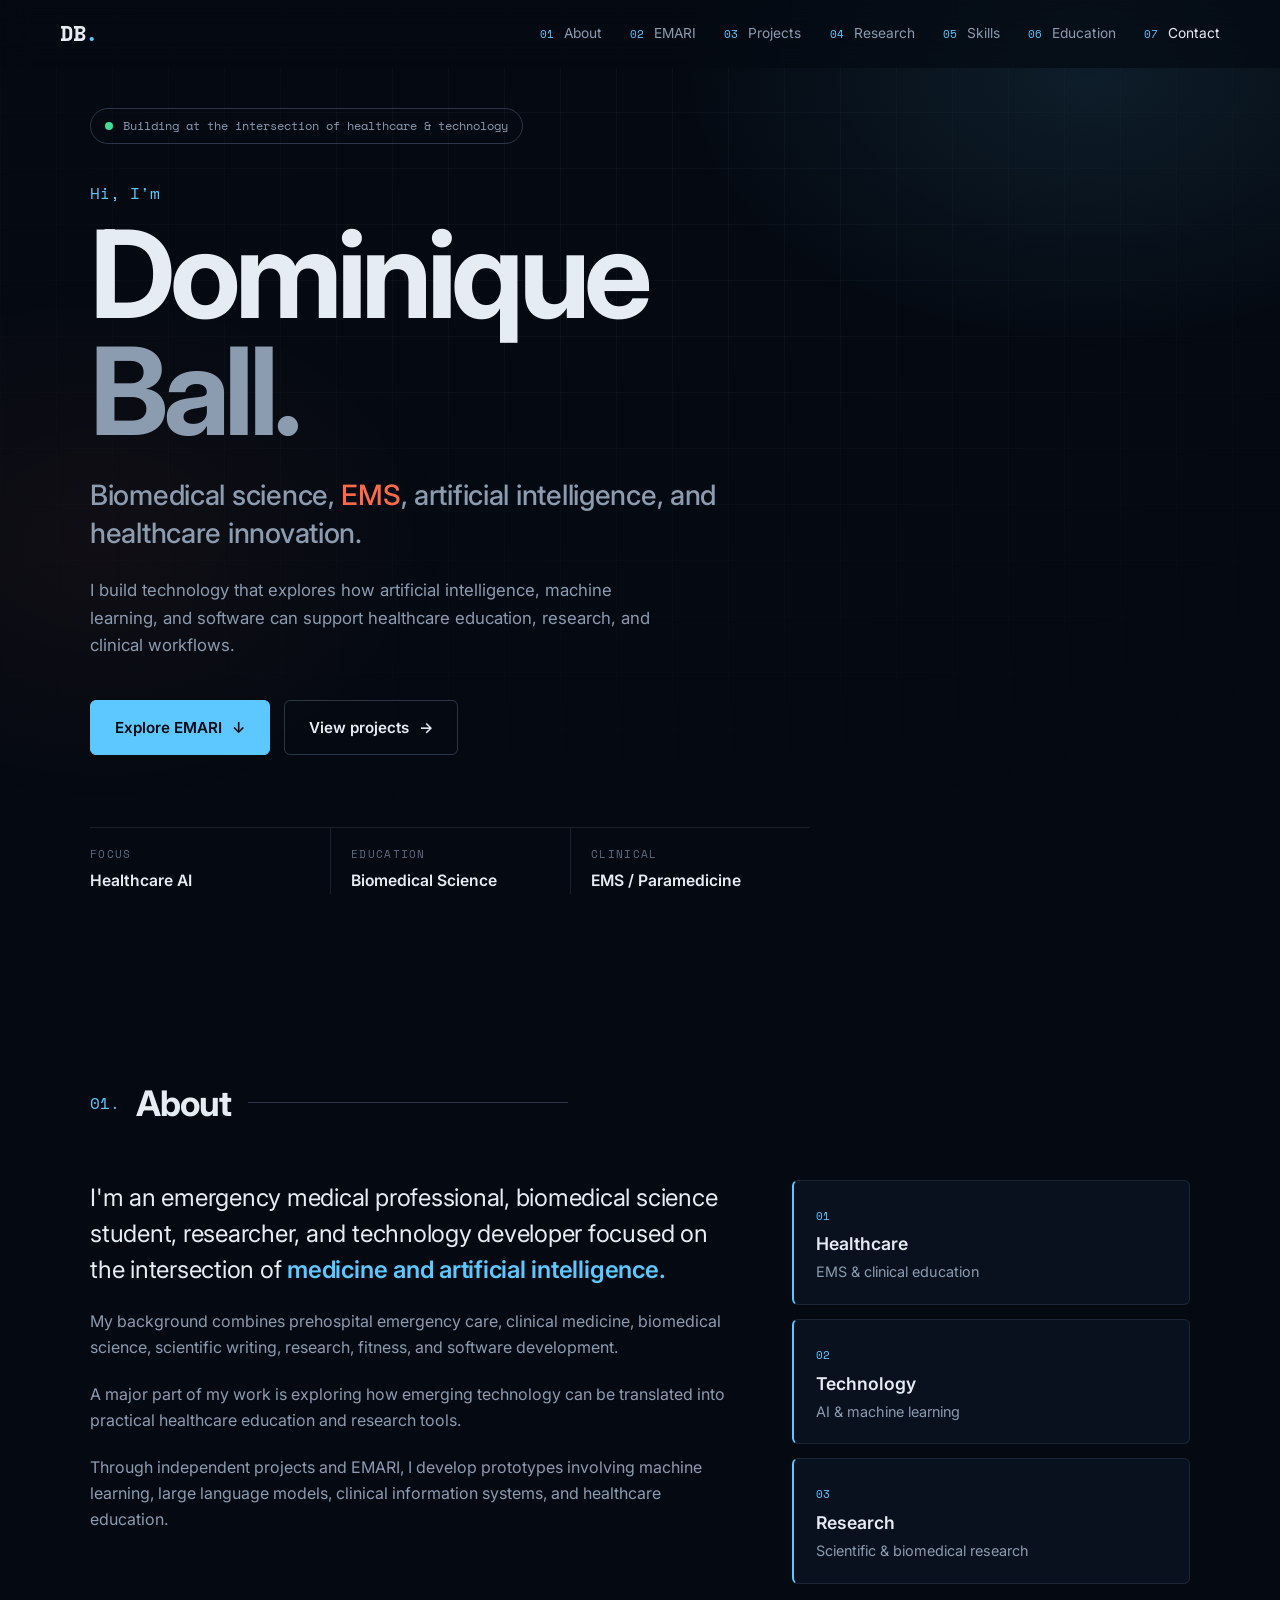
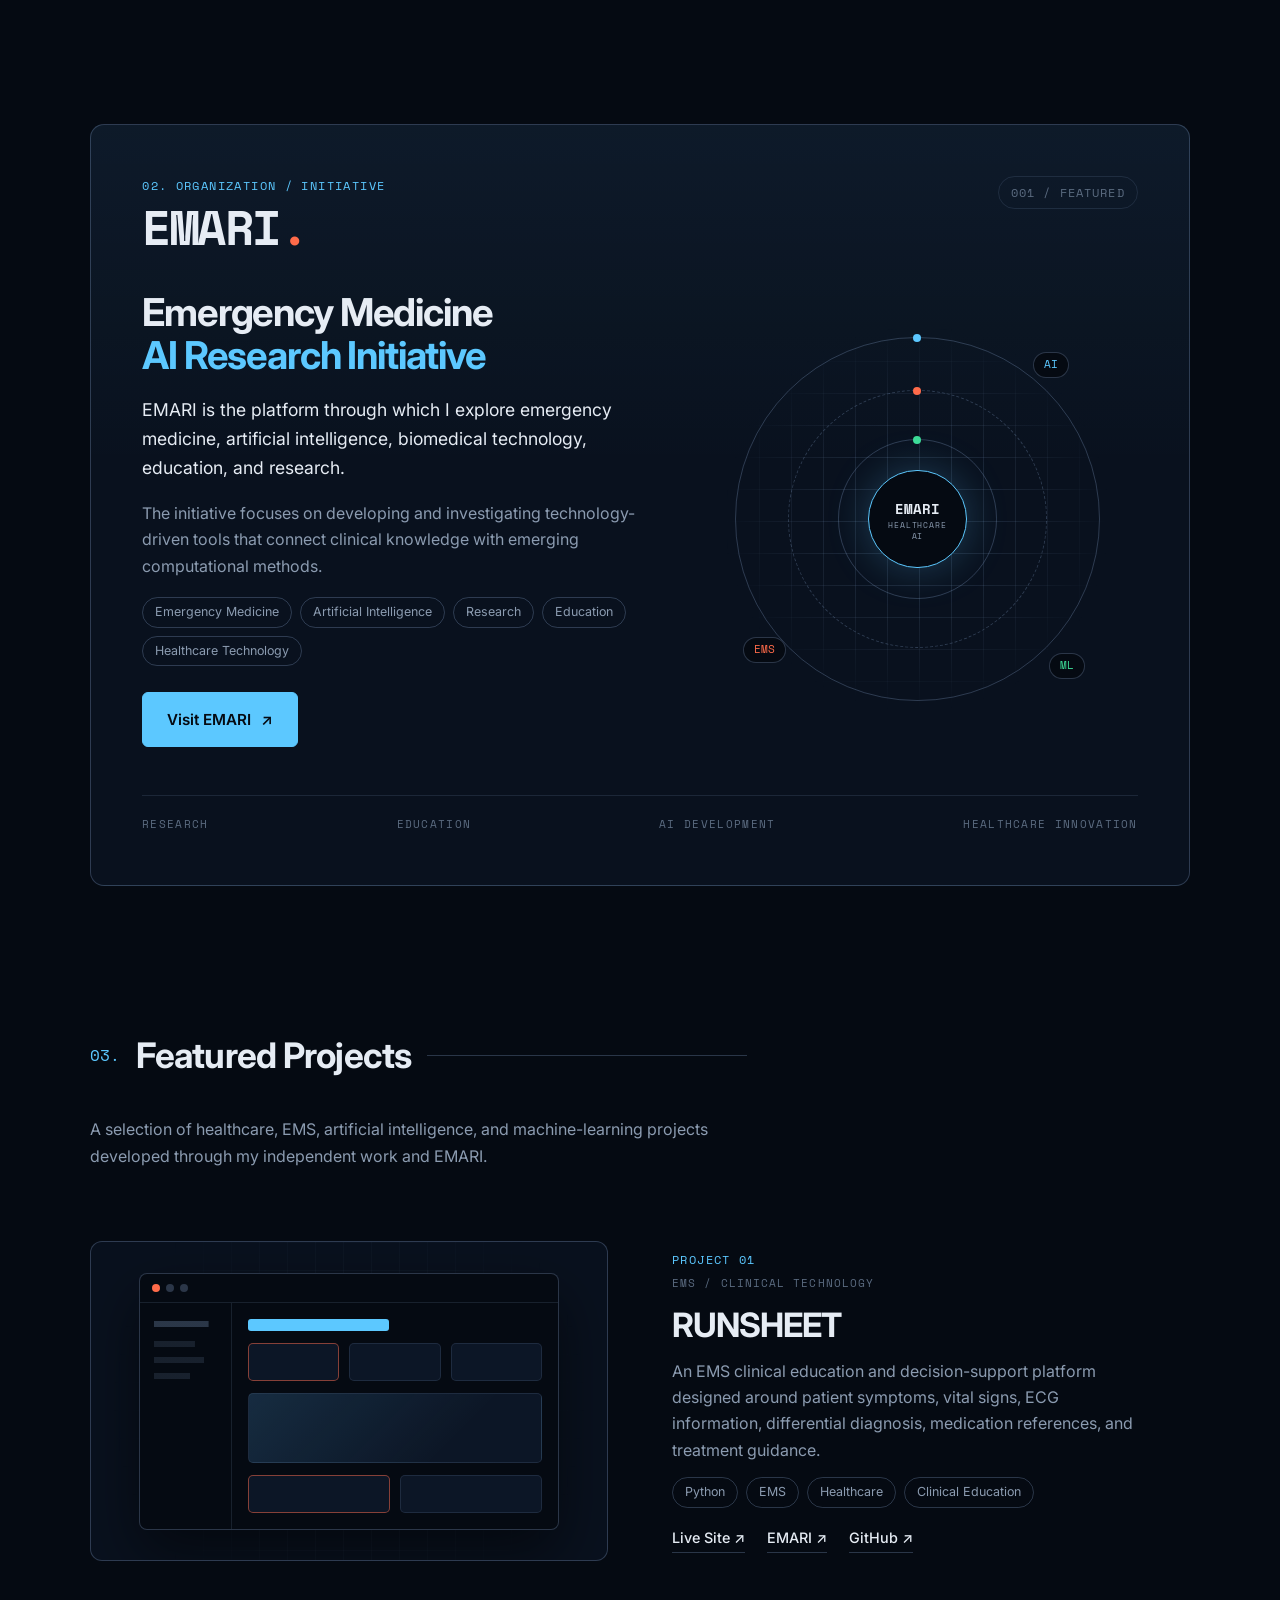
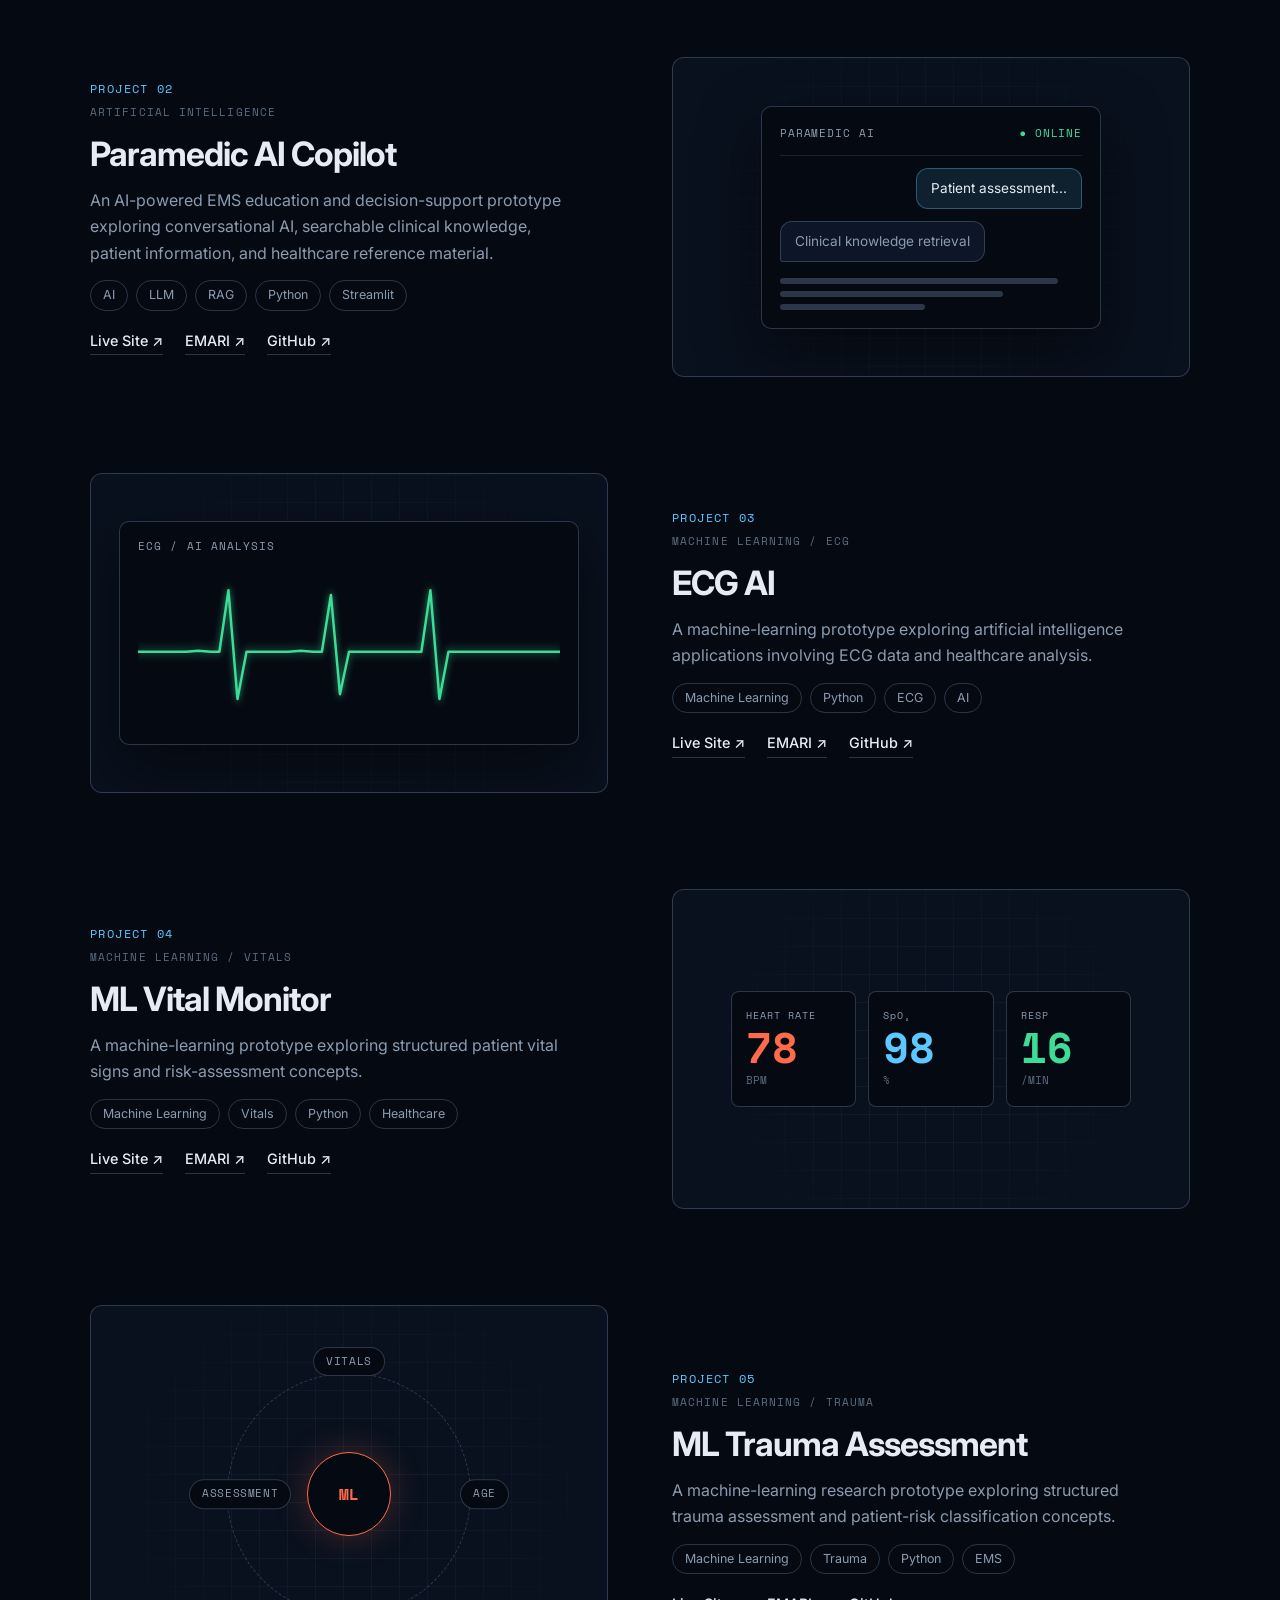
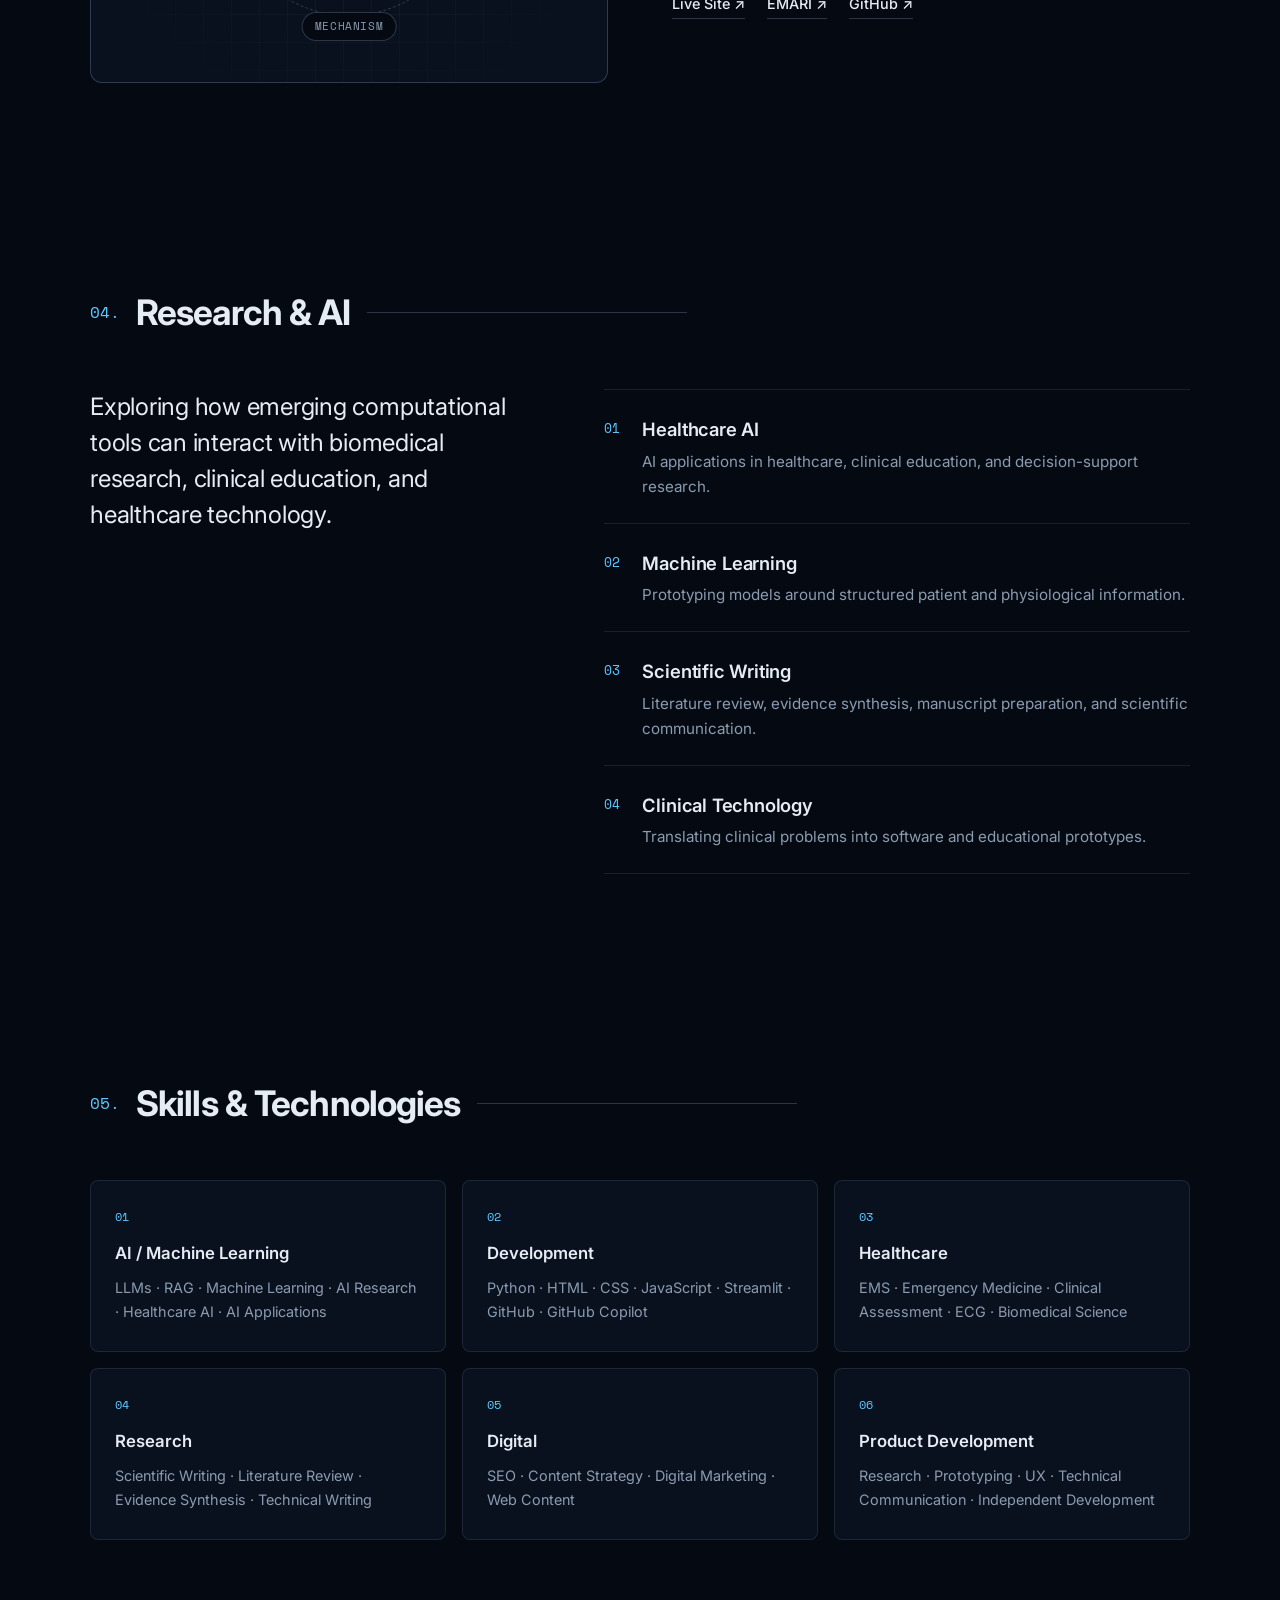
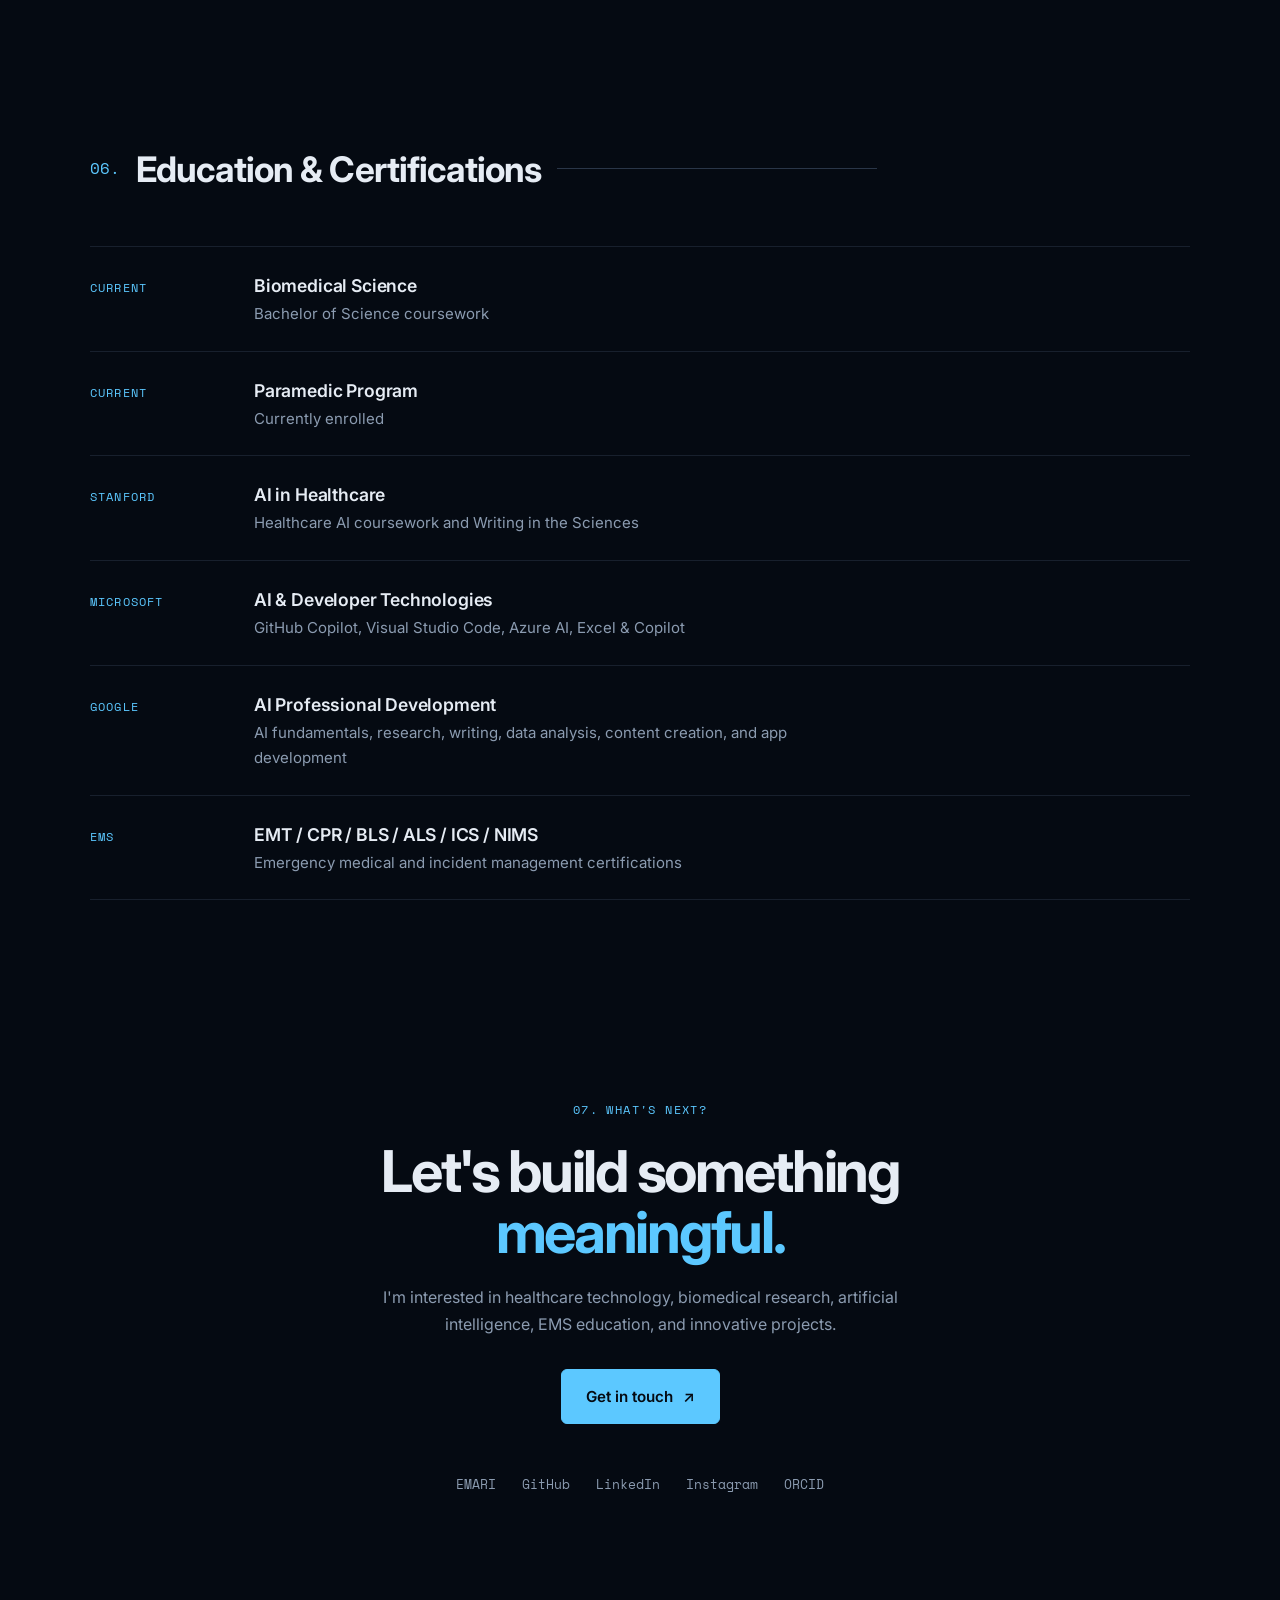
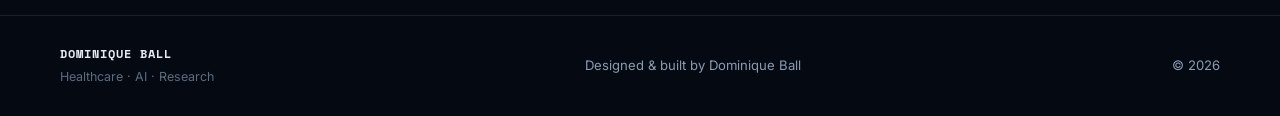
<file: index portoflio.html>
<!DOCTYPE html>
<html lang="en">
<head>
    <meta charset="UTF-8">
    <meta name="viewport" content="width=device-width, initial-scale=1.0">

    <title>Dominique Ball | Healthcare AI & Biomedical Technology</title>

    <meta
        name="description"
        content="Dominique Ball — biomedical science student, EMS professional, researcher, and developer building healthcare AI and technology through EMARI."
    >

    <meta name="theme-color" content="#050a12">

    <link rel="preconnect" href="https://fonts.googleapis.com">
    <link rel="preconnect" href="https://fonts.gstatic.com" crossorigin>

    <link
        href="https://fonts.googleapis.com/css2?family=Inter:wght@400;500;600;700&family=Space+Mono:wght@400;700&display=swap"
        rel="stylesheet"
    >

    <style>
/* =========================================================
   Dominique Ball — Healthcare AI & Biomedical Technology
   Stylesheet for index.html
   ========================================================= */

/* ---------- Tokens ---------- */

:root {
    --bg: #050a12;
    --bg-raised: #09111e;
    --panel: #0c1626;
    --line: rgba(140, 170, 210, 0.14);
    --line-strong: rgba(140, 170, 210, 0.28);

    --text: #e6ecf4;
    --muted: #8b9bb0;
    --faint: #5b6b80;

    --accent: #5cc8ff;          /* monitor blue */
    --accent-soft: rgba(92, 200, 255, 0.12);
    --signal: #ff6b4a;          /* alert orange-red */
    --ok: #3ddc97;              /* status green */

    --font-body: "Inter", system-ui, -apple-system, "Segoe UI", Roboto, Arial, sans-serif;
    --font-mono: "Space Mono", ui-monospace, "SFMono-Regular", Menlo, Consolas, monospace;

    --nav-height: 68px;
    --page-width: 1100px;
    --gutter: clamp(20px, 5vw, 60px);
}

/* ---------- Reset & base ---------- */

*,
*::before,
*::after {
    box-sizing: border-box;
}

html {
    scroll-behavior: smooth;
    scroll-padding-top: calc(var(--nav-height) + 16px);
    -webkit-text-size-adjust: 100%;
}

body {
    margin: 0;
    background: var(--bg);
    color: var(--text);
    font-family: var(--font-body);
    font-size: 1rem;
    line-height: 1.65;
    -webkit-font-smoothing: antialiased;
    text-rendering: optimizeLegibility;
    overflow-x: hidden;
}

h1, h2, h3, p {
    margin: 0;
}

a {
    color: inherit;
    text-decoration: none;
}

button {
    font: inherit;
    color: inherit;
}

::selection {
    background: var(--accent);
    color: var(--bg);
}

:focus-visible {
    outline: 2px solid var(--accent);
    outline-offset: 3px;
    border-radius: 2px;
}

main {
    width: 100%;
    max-width: calc(var(--page-width) + var(--gutter) * 2);
    margin: 0 auto;
    padding: 0 var(--gutter);
}

/* ---------- Background effects ---------- */

.background-grid,
.background-glow {
    position: fixed;
    inset: 0;
    pointer-events: none;
    z-index: -1;
}

.background-grid {
    background-image:
        linear-gradient(var(--line) 1px, transparent 1px),
        linear-gradient(90deg, var(--line) 1px, transparent 1px);
    background-size: 56px 56px;
    opacity: 0.35;
    -webkit-mask-image: radial-gradient(ellipse 80% 70% at 50% 25%, #000 20%, transparent 100%);
            mask-image: radial-gradient(ellipse 80% 70% at 50% 25%, #000 20%, transparent 100%);
}

.background-glow {
    background:
        radial-gradient(600px 400px at 85% 8%, rgba(92, 200, 255, 0.10), transparent 70%),
        radial-gradient(500px 380px at 8% 60%, rgba(255, 107, 74, 0.05), transparent 70%);
}

/* ---------- Navigation ---------- */

.navbar {
    position: fixed;
    top: 0;
    left: 0;
    right: 0;
    z-index: 100;
    height: var(--nav-height);
    display: flex;
    align-items: center;
    justify-content: space-between;
    padding: 0 var(--gutter);
    background: rgba(5, 10, 18, 0.72);
    -webkit-backdrop-filter: blur(14px);
            backdrop-filter: blur(14px);
    border-bottom: 1px solid transparent;
    transition: border-color 0.25s ease, background 0.25s ease;
}

.navbar.scrolled {
    border-bottom-color: var(--line);
    background: rgba(5, 10, 18, 0.88);
}

.brand {
    font-family: var(--font-mono);
    font-weight: 700;
    font-size: 1.35rem;
    letter-spacing: -0.02em;
}

.brand span {
    color: var(--accent);
}

.navigation {
    display: flex;
    align-items: center;
    gap: clamp(14px, 2.2vw, 30px);
}

.navigation a {
    font-size: 0.86rem;
    color: var(--muted);
    transition: color 0.2s ease;
}

.navigation a small {
    font-family: var(--font-mono);
    font-size: 0.68rem;
    color: var(--accent);
    margin-right: 6px;
}

.navigation a:hover,
.navigation a[aria-current="true"] {
    color: var(--text);
}

.menu-button {
    display: none;
    width: 44px;
    height: 44px;
    padding: 0;
    background: none;
    border: 1px solid var(--line-strong);
    border-radius: 8px;
    cursor: pointer;
    position: relative;
}

.menu-button span {
    position: absolute;
    left: 12px;
    right: 12px;
    height: 2px;
    background: var(--text);
    border-radius: 2px;
    transition: transform 0.25s ease, opacity 0.2s ease;
}

.menu-button span:nth-child(1) { top: 15px; }
.menu-button span:nth-child(2) { top: 21px; }
.menu-button span:nth-child(3) { top: 27px; }

.menu-button[aria-expanded="true"] span:nth-child(1) { transform: translateY(6px) rotate(45deg); }
.menu-button[aria-expanded="true"] span:nth-child(2) { opacity: 0; }
.menu-button[aria-expanded="true"] span:nth-child(3) { transform: translateY(-6px) rotate(-45deg); }

/* ---------- Fixed side rails (wide screens only) ---------- */

.social-bar,
.email-bar {
    position: fixed;
    bottom: 0;
    z-index: 50;
    display: none;
    flex-direction: column;
    align-items: center;
    gap: 20px;
}

.social-bar { left: 32px; }
.email-bar  { right: 32px; }

.social-bar a,
.email-bar a {
    font-family: var(--font-mono);
    font-size: 0.75rem;
    color: var(--muted);
    transition: color 0.2s ease, transform 0.2s ease;
}

.social-bar a:hover,
.email-bar a:hover {
    color: var(--accent);
    transform: translateY(-3px);
}

.email-bar a {
    writing-mode: vertical-rl;
    letter-spacing: 0.12em;
}

.vertical-line {
    width: 1px;
    height: 90px;
    background: var(--line-strong);
}

@media (min-width: 1320px) {
    .social-bar,
    .email-bar {
        display: flex;
    }
}

/* ---------- Shared buttons ---------- */

.primary-button,
.secondary-button,
.emari-button {
    display: inline-flex;
    align-items: center;
    gap: 10px;
    padding: 14px 24px;
    border-radius: 6px;
    font-weight: 600;
    font-size: 0.95rem;
    transition: transform 0.2s ease, background 0.2s ease, border-color 0.2s ease, color 0.2s ease;
}

.primary-button,
.emari-button {
    background: var(--accent);
    color: var(--bg);
    border: 1px solid var(--accent);
}

.primary-button:hover,
.emari-button:hover {
    background: #86d8ff;
    border-color: #86d8ff;
    transform: translateY(-2px);
}

.secondary-button {
    border: 1px solid var(--line-strong);
    color: var(--text);
}

.secondary-button:hover {
    border-color: var(--accent);
    color: var(--accent);
    transform: translateY(-2px);
}

/* ---------- Hero ---------- */

.hero {
    min-height: 100vh;
    min-height: 100svh;
    display: flex;
    align-items: center;
    padding: calc(var(--nav-height) + 40px) 0 80px;
}

.hero-inner {
    width: 100%;
}

.hero-status {
    display: inline-flex;
    align-items: center;
    gap: 10px;
    padding: 7px 14px;
    margin-bottom: 36px;
    border: 1px solid var(--line-strong);
    border-radius: 999px;
    font-family: var(--font-mono);
    font-size: 0.74rem;
    color: var(--muted);
}

.status-dot {
    width: 8px;
    height: 8px;
    border-radius: 50%;
    background: var(--ok);
    box-shadow: 0 0 0 0 rgba(61, 220, 151, 0.55);
    animation: pulse 2.4s ease-out infinite;
    flex: none;
}

@keyframes pulse {
    70%  { box-shadow: 0 0 0 9px rgba(61, 220, 151, 0); }
    100% { box-shadow: 0 0 0 0 rgba(61, 220, 151, 0); }
}

.hero-intro {
    font-family: var(--font-mono);
    font-size: 1rem;
    color: var(--accent);
    margin-bottom: 10px;
}

.hero h1 {
    font-size: clamp(3.4rem, 11vw, 7.6rem);
    font-weight: 700;
    line-height: 0.96;
    letter-spacing: -0.045em;
}

.hero h1 span {
    color: var(--muted);
}

.hero h2 {
    max-width: 720px;
    margin-top: 28px;
    font-size: clamp(1.15rem, 2.6vw, 1.75rem);
    font-weight: 500;
    line-height: 1.35;
    letter-spacing: -0.01em;
    color: var(--muted);
}

.hero h2 span {
    color: var(--signal);
}

.hero-description {
    max-width: 560px;
    margin-top: 24px;
    color: var(--muted);
    font-size: 1.05rem;
}

.hero-actions {
    display: flex;
    flex-wrap: wrap;
    gap: 14px;
    margin-top: 40px;
}

.hero-meta {
    display: grid;
    grid-template-columns: repeat(3, minmax(0, 1fr));
    max-width: 720px;
    margin-top: 72px;
    border-top: 1px solid var(--line);
}

.hero-meta > div {
    display: flex;
    flex-direction: column;
    gap: 4px;
    padding: 18px 20px 0 0;
}

.hero-meta > div + div {
    padding-left: 20px;
    border-left: 1px solid var(--line);
}

.hero-meta span {
    font-family: var(--font-mono);
    font-size: 0.68rem;
    letter-spacing: 0.12em;
    color: var(--faint);
}

.hero-meta strong {
    font-size: 0.98rem;
    font-weight: 600;
}

/* ---------- Section scaffold ---------- */

.section {
    padding: 100px 0;
}

.section-heading {
    display: flex;
    align-items: center;
    gap: 16px;
    margin-bottom: 48px;
}

.section-heading span {
    font-family: var(--font-mono);
    font-size: 1rem;
    color: var(--accent);
}

.section-heading h2 {
    font-size: clamp(1.6rem, 3.6vw, 2.2rem);
    font-weight: 700;
    letter-spacing: -0.025em;
    white-space: nowrap;
}

.heading-line {
    flex: 1;
    height: 1px;
    max-width: 320px;
    background: var(--line-strong);
}

.large-text {
    font-size: clamp(1.2rem, 2.4vw, 1.5rem);
    line-height: 1.5;
    letter-spacing: -0.01em;
    color: var(--text);
}

.large-text strong {
    color: var(--accent);
    font-weight: 600;
}

/* ---------- About ---------- */

.about-layout {
    display: grid;
    grid-template-columns: minmax(0, 1.6fr) minmax(0, 1fr);
    gap: 64px;
    align-items: start;
}

.about-main {
    display: flex;
    flex-direction: column;
    gap: 20px;
    max-width: 640px;
}

.about-main p:not(.large-text) {
    color: var(--muted);
}

.about-side {
    display: flex;
    flex-direction: column;
    gap: 14px;
}

.stat-card {
    padding: 20px 22px;
    background: var(--bg-raised);
    border: 1px solid var(--line);
    border-left: 2px solid var(--accent);
    border-radius: 6px;
}

.stat-card span {
    font-family: var(--font-mono);
    font-size: 0.7rem;
    color: var(--accent);
}

.stat-card strong {
    display: block;
    font-size: 1.1rem;
    font-weight: 600;
    margin: 2px 0 2px;
}

.stat-card p {
    font-size: 0.9rem;
    color: var(--muted);
}

/* ---------- EMARI feature ---------- */

.emari-section {
    padding: 40px 0 100px;
}

.emari-container {
    position: relative;
    padding: clamp(24px, 4vw, 52px);
    background:
        linear-gradient(180deg, rgba(92, 200, 255, 0.05), transparent 45%),
        var(--bg-raised);
    border: 1px solid var(--line-strong);
    border-radius: 14px;
    overflow: hidden;
}

.emari-top {
    display: flex;
    justify-content: space-between;
    align-items: flex-start;
    gap: 20px;
    margin-bottom: 40px;
}

.eyebrow {
    display: block;
    font-family: var(--font-mono);
    font-size: 0.72rem;
    letter-spacing: 0.12em;
    color: var(--accent);
    margin-bottom: 8px;
}

.emari-logo {
    font-family: var(--font-mono);
    font-weight: 700;
    font-size: clamp(2rem, 5vw, 3rem);
    letter-spacing: -0.03em;
    line-height: 1;
}

.emari-logo span {
    color: var(--signal);
}

.emari-index {
    font-family: var(--font-mono);
    font-size: 0.72rem;
    letter-spacing: 0.1em;
    color: var(--faint);
    padding: 6px 12px;
    border: 1px solid var(--line);
    border-radius: 999px;
    white-space: nowrap;
}

.emari-content {
    display: grid;
    grid-template-columns: minmax(0, 1.15fr) minmax(0, 1fr);
    gap: 48px;
    align-items: center;
}

.emari-copy {
    display: flex;
    flex-direction: column;
    align-items: flex-start;
    gap: 18px;
}

.emari-copy h2 {
    font-size: clamp(1.7rem, 3.6vw, 2.4rem);
    font-weight: 700;
    line-height: 1.12;
    letter-spacing: -0.03em;
}

.emari-copy h2 span {
    display: block;
    color: var(--accent);
}

.emari-lead {
    font-size: 1.1rem;
    color: var(--text);
}

.emari-copy > p:not(.emari-lead) {
    color: var(--muted);
}

.emari-tags {
    display: flex;
    flex-wrap: wrap;
    gap: 8px;
}

.emari-tags span,
.project-tech span {
    padding: 4px 12px;
    border: 1px solid var(--line-strong);
    border-radius: 999px;
    font-size: 0.78rem;
    color: var(--muted);
}

.emari-button {
    margin-top: 8px;
}

/* Orbit visual */

.emari-visual {
    position: relative;
    width: 100%;
    max-width: 380px;
    aspect-ratio: 1;
    margin: 0 auto;
}

.visual-grid {
    position: absolute;
    inset: 0;
    background-image:
        linear-gradient(var(--line) 1px, transparent 1px),
        linear-gradient(90deg, var(--line) 1px, transparent 1px);
    background-size: 32px 32px;
    -webkit-mask-image: radial-gradient(circle, #000 30%, transparent 72%);
            mask-image: radial-gradient(circle, #000 30%, transparent 72%);
}

.emari-orbit {
    position: absolute;
    inset: 0;
    display: grid;
    place-items: center;
}

.orbit-ring {
    position: absolute;
    border-radius: 50%;
    border: 1px solid var(--line-strong);
}

.orbit-ring::before {
    content: "";
    position: absolute;
    top: -4px;
    left: 50%;
    width: 8px;
    height: 8px;
    margin-left: -4px;
    border-radius: 50%;
    background: var(--accent);
}

.ring-one {
    width: 96%;
    height: 96%;
    animation: orbit 46s linear infinite;
}

.ring-two {
    width: 68%;
    height: 68%;
    border-style: dashed;
    animation: orbit 30s linear infinite reverse;
}

.ring-two::before { background: var(--signal); }

.ring-three {
    width: 42%;
    height: 42%;
    animation: orbit 20s linear infinite;
}

.ring-three::before { background: var(--ok); }

@keyframes orbit {
    to { transform: rotate(360deg); }
}

.orbit-center {
    position: relative;
    width: 26%;
    min-width: 88px;
    aspect-ratio: 1;
    display: flex;
    flex-direction: column;
    align-items: center;
    justify-content: center;
    text-align: center;
    background: var(--bg);
    border: 1px solid var(--accent);
    border-radius: 50%;
    box-shadow: 0 0 40px rgba(92, 200, 255, 0.25);
}

.orbit-center span {
    font-family: var(--font-mono);
    font-weight: 700;
    font-size: 0.9rem;
}

.orbit-center small {
    font-family: var(--font-mono);
    font-size: 0.5rem;
    letter-spacing: 0.1em;
    line-height: 1.3;
    color: var(--muted);
}

.visual-label {
    position: absolute;
    padding: 3px 10px;
    background: var(--bg);
    border: 1px solid var(--line-strong);
    border-radius: 999px;
    font-family: var(--font-mono);
    font-size: 0.68rem;
    color: var(--accent);
}

.label-one   { top: 6%;    right: 10%; }
.label-two   { bottom: 12%; left: 4%;  color: var(--signal); }
.label-three { bottom: 8%;  right: 6%; color: var(--ok); }

.emari-footer {
    display: flex;
    flex-wrap: wrap;
    justify-content: space-between;
    gap: 12px 24px;
    margin-top: 48px;
    padding-top: 20px;
    border-top: 1px solid var(--line);
}

.emari-footer span {
    font-family: var(--font-mono);
    font-size: 0.68rem;
    letter-spacing: 0.12em;
    color: var(--faint);
}

/* ---------- Projects ---------- */

.projects-section {
    padding-top: 40px;
}

.section-intro {
    max-width: 620px;
    margin: -16px 0 72px;
    color: var(--muted);
}

/* DOM order already alternates visual/info, so .reverse needs no extra rule. */
.project {
    display: grid;
    grid-template-columns: repeat(2, minmax(0, 1fr));
    gap: clamp(28px, 5vw, 64px);
    align-items: center;
    margin-bottom: 96px;
}

.project:last-child {
    margin-bottom: 0;
}

.project-info {
    display: flex;
    flex-direction: column;
    align-items: flex-start;
    gap: 14px;
}

.project-number {
    font-family: var(--font-mono);
    font-size: 0.72rem;
    letter-spacing: 0.12em;
    color: var(--accent);
}

.project-type {
    font-family: var(--font-mono);
    font-size: 0.68rem;
    letter-spacing: 0.1em;
    color: var(--faint);
    margin-top: -8px;
}

.project-info h3 {
    font-size: clamp(1.6rem, 3vw, 2.1rem);
    font-weight: 700;
    letter-spacing: -0.03em;
    line-height: 1.1;
}

.project-info p {
    color: var(--muted);
    max-width: 480px;
}

.project-tech {
    display: flex;
    flex-wrap: wrap;
    gap: 8px;
}

.project-links {
    display: flex;
    flex-wrap: wrap;
    gap: 8px 22px;
    margin-top: 4px;
}

.project-links a {
    font-size: 0.9rem;
    font-weight: 500;
    color: var(--text);
    border-bottom: 1px solid var(--line-strong);
    padding-bottom: 2px;
    transition: color 0.2s ease, border-color 0.2s ease;
}

.project-links a:hover {
    color: var(--accent);
    border-color: var(--accent);
}

.project-visual {
    position: relative;
    min-height: 320px;
    display: grid;
    place-items: center;
    padding: 28px;
    background: var(--bg-raised);
    border: 1px solid var(--line-strong);
    border-radius: 12px;
    overflow: hidden;
}

.project-visual::before {
    content: "";
    position: absolute;
    inset: 0;
    background-image:
        linear-gradient(var(--line) 1px, transparent 1px),
        linear-gradient(90deg, var(--line) 1px, transparent 1px);
    background-size: 28px 28px;
    opacity: 0.5;
    -webkit-mask-image: radial-gradient(circle at center, #000 20%, transparent 80%);
            mask-image: radial-gradient(circle at center, #000 20%, transparent 80%);
}

.project-visual > * {
    position: relative;
}

/* RUNSHEET mock screen */

.project-screen {
    width: 100%;
    max-width: 420px;
    background: var(--bg);
    border: 1px solid var(--line-strong);
    border-radius: 8px;
    overflow: hidden;
    box-shadow: 0 24px 60px rgba(0, 0, 0, 0.5);
}

.screen-header {
    display: flex;
    gap: 6px;
    padding: 10px 12px;
    border-bottom: 1px solid var(--line);
}

.screen-header span {
    width: 8px;
    height: 8px;
    border-radius: 50%;
    background: var(--line-strong);
}

.screen-header span:first-child { background: var(--signal); }

.screen-body {
    display: flex;
    min-height: 200px;
}

.screen-sidebar {
    flex: 0 0 22%;
    border-right: 1px solid var(--line);
    background:
        linear-gradient(var(--line-strong), var(--line-strong)) 14px 18px / 60% 6px no-repeat,
        linear-gradient(var(--line), var(--line)) 14px 38px / 45% 6px no-repeat,
        linear-gradient(var(--line), var(--line)) 14px 54px / 55% 6px no-repeat,
        linear-gradient(var(--line), var(--line)) 14px 70px / 40% 6px no-repeat;
}

.screen-content {
    flex: 1;
    display: flex;
    flex-direction: column;
    gap: 12px;
    padding: 16px;
}

.fake-title {
    width: 48%;
    height: 12px;
    border-radius: 3px;
    background: var(--accent);
}

.fake-row {
    display: flex;
    gap: 10px;
}

.fake-row span {
    flex: 1;
    height: 38px;
    border: 1px solid var(--line);
    border-radius: 5px;
    background: var(--panel);
}

.fake-row span:first-child {
    border-color: rgba(255, 107, 74, 0.5);
}

.fake-large {
    height: 70px;
    border: 1px solid var(--line);
    border-radius: 5px;
    background: linear-gradient(135deg, var(--accent-soft), transparent 70%), var(--panel);
}

/* Paramedic AI card */

.ai-card {
    width: 100%;
    max-width: 340px;
    display: flex;
    flex-direction: column;
    gap: 12px;
    padding: 18px;
    background: var(--bg);
    border: 1px solid var(--line-strong);
    border-radius: 10px;
    box-shadow: 0 24px 60px rgba(0, 0, 0, 0.5);
}

.ai-card-top {
    display: flex;
    justify-content: space-between;
    align-items: center;
    padding-bottom: 12px;
    border-bottom: 1px solid var(--line);
    font-family: var(--font-mono);
    font-size: 0.68rem;
    letter-spacing: 0.08em;
    color: var(--muted);
}

.ai-card-top .live {
    color: var(--ok);
}

.ai-message {
    max-width: 86%;
    padding: 10px 14px;
    font-size: 0.85rem;
    line-height: 1.4;
    border-radius: 12px;
}

.user-message {
    align-self: flex-end;
    background: var(--accent-soft);
    border: 1px solid rgba(92, 200, 255, 0.35);
    border-bottom-right-radius: 3px;
}

.response-message {
    align-self: flex-start;
    background: var(--panel);
    border: 1px solid var(--line-strong);
    border-bottom-left-radius: 3px;
    color: var(--muted);
}

.ai-lines {
    display: flex;
    flex-direction: column;
    gap: 7px;
    padding-top: 4px;
}

.ai-lines span {
    height: 6px;
    border-radius: 3px;
    background: var(--line-strong);
}

.ai-lines span:nth-child(1) { width: 92%; }
.ai-lines span:nth-child(2) { width: 74%; }
.ai-lines span:nth-child(3) { width: 48%; }

/* ECG display */

.ecg-display {
    width: 100%;
    padding: 16px 18px 12px;
    background: var(--bg);
    border: 1px solid var(--line-strong);
    border-radius: 10px;
    box-shadow: 0 24px 60px rgba(0, 0, 0, 0.5);
}

.ecg-label {
    font-family: var(--font-mono);
    font-size: 0.68rem;
    letter-spacing: 0.1em;
    color: var(--muted);
    margin-bottom: 6px;
}

.ecg-line {
    display: block;
    width: 100%;
    height: 170px;
}

.ecg-line polyline {
    fill: none;
    stroke: var(--ok);
    stroke-width: 2.5;
    stroke-linejoin: round;
    stroke-linecap: round;
    vector-effect: non-scaling-stroke;
    filter: drop-shadow(0 0 5px rgba(61, 220, 151, 0.7));
}

/* Vital signs panel */

.vital-panel {
    width: 100%;
    max-width: 400px;
    display: grid;
    grid-template-columns: repeat(3, minmax(0, 1fr));
    gap: 12px;
}

.vital-panel > div {
    display: flex;
    flex-direction: column;
    align-items: flex-start;
    padding: 16px 14px;
    background: var(--bg);
    border: 1px solid var(--line-strong);
    border-radius: 8px;
}

.vital-panel small {
    font-family: var(--font-mono);
    font-size: 0.6rem;
    letter-spacing: 0.1em;
    color: var(--muted);
}

.vital-panel strong {
    font-family: var(--font-mono);
    font-size: clamp(1.8rem, 4vw, 2.6rem);
    font-weight: 700;
    line-height: 1.15;
    color: var(--signal);
}

.vital-panel > div:nth-child(2) strong { color: var(--accent); }
.vital-panel > div:nth-child(3) strong { color: var(--ok); }

.vital-panel em {
    font-family: var(--font-mono);
    font-style: normal;
    font-size: 0.68rem;
    color: var(--faint);
}

/* Trauma map */

.trauma-map {
    position: relative;
    width: 100%;
    max-width: 320px;
    aspect-ratio: 1;
}

.trauma-map::before {
    content: "";
    position: absolute;
    inset: 12%;
    border: 1px dashed var(--line-strong);
    border-radius: 50%;
}

.trauma-center {
    position: absolute;
    top: 50%;
    left: 50%;
    width: 84px;
    height: 84px;
    display: grid;
    place-items: center;
    transform: translate(-50%, -50%);
    background: var(--bg);
    border: 1px solid var(--signal);
    border-radius: 50%;
    font-family: var(--font-mono);
    font-weight: 700;
    color: var(--signal);
    box-shadow: 0 0 34px rgba(255, 107, 74, 0.25);
}

.trauma-node {
    position: absolute;
    padding: 5px 12px;
    background: var(--bg);
    border: 1px solid var(--line-strong);
    border-radius: 999px;
    font-family: var(--font-mono);
    font-size: 0.66rem;
    letter-spacing: 0.06em;
    color: var(--muted);
    white-space: nowrap;
}

.node-a { top: 4%;    left: 50%; transform: translateX(-50%); }
.node-b { top: 50%;   right: 0;  transform: translateY(-50%); }
.node-c { bottom: 4%; left: 50%; transform: translateX(-50%); }
.node-d { top: 50%;   left: 0;   transform: translateY(-50%); }

/* ---------- Research ---------- */

.research-layout {
    display: grid;
    grid-template-columns: minmax(0, 1fr) minmax(0, 1.3fr);
    gap: 64px;
    align-items: start;
}

.research-list {
    display: flex;
    flex-direction: column;
}

.research-item {
    display: flex;
    gap: 22px;
    padding: 24px 0;
    border-top: 1px solid var(--line);
}

.research-item:last-child {
    border-bottom: 1px solid var(--line);
}

.research-item > span {
    font-family: var(--font-mono);
    font-size: 0.8rem;
    color: var(--accent);
    padding-top: 4px;
}

.research-item h3 {
    font-size: 1.15rem;
    font-weight: 600;
    letter-spacing: -0.01em;
    margin-bottom: 4px;
}

.research-item p {
    color: var(--muted);
    font-size: 0.95rem;
}

/* ---------- Skills ---------- */

.skills-grid {
    display: grid;
    grid-template-columns: repeat(3, minmax(0, 1fr));
    gap: 16px;
}

.skill-group {
    padding: 26px 24px;
    background: var(--bg-raised);
    border: 1px solid var(--line);
    border-radius: 8px;
    transition: border-color 0.2s ease;
}

.skill-group:hover {
    border-color: var(--line-strong);
}

.skill-number {
    display: block;
    font-family: var(--font-mono);
    font-size: 0.72rem;
    color: var(--accent);
    margin-bottom: 14px;
}

.skill-group h3 {
    font-size: 1.05rem;
    font-weight: 600;
    margin-bottom: 8px;
}

.skill-group p {
    font-size: 0.9rem;
    line-height: 1.7;
    color: var(--muted);
}

/* ---------- Education ---------- */

.education-list {
    display: flex;
    flex-direction: column;
}

.education-row {
    display: grid;
    grid-template-columns: 140px minmax(0, 1fr);
    gap: 24px;
    align-items: baseline;
    padding: 24px 0;
    border-top: 1px solid var(--line);
}

.education-row:last-child {
    border-bottom: 1px solid var(--line);
}

.education-status {
    font-family: var(--font-mono);
    font-size: 0.72rem;
    letter-spacing: 0.1em;
    color: var(--accent);
}

.education-row h3 {
    font-size: 1.1rem;
    font-weight: 600;
    letter-spacing: -0.01em;
}

.education-row p {
    margin-top: 2px;
    color: var(--muted);
    font-size: 0.94rem;
    max-width: 560px;
}

/* ---------- Contact ---------- */

.contact {
    max-width: 680px;
    margin: 0 auto;
    padding: 100px var(--gutter) 120px;
    display: flex;
    flex-direction: column;
    align-items: center;
    text-align: center;
    gap: 22px;
}

.contact .eyebrow {
    margin-bottom: 0;
}

.contact h2 {
    font-size: clamp(2.2rem, 6vw, 3.6rem);
    font-weight: 700;
    line-height: 1.05;
    letter-spacing: -0.04em;
}

.contact h2 span {
    display: block;
    color: var(--accent);
}

.contact > p {
    max-width: 520px;
    color: var(--muted);
}

.contact-button {
    margin-top: 10px;
}

.contact-links {
    display: flex;
    flex-wrap: wrap;
    justify-content: center;
    gap: 10px 26px;
    margin-top: 28px;
}

.contact-links a {
    font-family: var(--font-mono);
    font-size: 0.8rem;
    color: var(--muted);
    transition: color 0.2s ease;
}

.contact-links a:hover {
    color: var(--accent);
}

/* ---------- Footer ---------- */

footer {
    display: flex;
    flex-wrap: wrap;
    justify-content: space-between;
    align-items: center;
    gap: 14px 32px;
    padding: 28px var(--gutter);
    border-top: 1px solid var(--line);
    font-size: 0.82rem;
    color: var(--muted);
}

footer > div {
    display: flex;
    flex-direction: column;
    gap: 2px;
}

footer strong {
    font-family: var(--font-mono);
    font-size: 0.78rem;
    letter-spacing: 0.08em;
    color: var(--text);
}

footer div span {
    font-size: 0.78rem;
    color: var(--faint);
}

/* ---------- Responsive ---------- */

@media (max-width: 960px) {
    .about-layout,
    .research-layout,
    .emari-content {
        grid-template-columns: minmax(0, 1fr);
        gap: 40px;
    }

    .skills-grid {
        grid-template-columns: repeat(2, minmax(0, 1fr));
    }

    .project {
        grid-template-columns: minmax(0, 1fr);
        margin-bottom: 72px;
    }

    /* visual always sits above the text on small screens */
    .project-visual {
        order: -1;
        min-height: 260px;
    }
}

@media (max-width: 820px) {
    .menu-button {
        display: block;
    }

    .navigation {
        position: absolute;
        top: var(--nav-height);
        left: 0;
        right: 0;
        flex-direction: column;
        align-items: stretch;
        gap: 0;
        padding: 8px var(--gutter) 16px;
        background: rgba(5, 10, 18, 0.97);
        border-bottom: 1px solid var(--line-strong);
        visibility: hidden;
        opacity: 0;
        transform: translateY(-8px);
        transition: opacity 0.2s ease, transform 0.2s ease, visibility 0.2s;
    }

    .navigation.open {
        visibility: visible;
        opacity: 1;
        transform: none;
    }

    .navigation a {
        padding: 14px 0;
        font-size: 1rem;
        border-bottom: 1px solid var(--line);
    }

    .navigation a:last-child {
        border-bottom: 0;
    }

    .navigation a small {
        font-size: 0.75rem;
        margin-right: 12px;
    }
}

@media (max-width: 640px) {
    .section {
        padding: 72px 0;
    }

    .section-heading {
        margin-bottom: 32px;
    }

    .section-heading h2 {
        white-space: normal;
    }

    .hero-meta {
        grid-template-columns: minmax(0, 1fr);
        margin-top: 48px;
    }

    .hero-meta > div,
    .hero-meta > div + div {
        padding: 14px 0;
        border-left: 0;
        border-bottom: 1px solid var(--line);
    }

    .skills-grid {
        grid-template-columns: minmax(0, 1fr);
    }

    .education-row {
        grid-template-columns: minmax(0, 1fr);
        gap: 6px;
    }

    .emari-top {
        flex-direction: column;
        gap: 14px;
    }

    .emari-footer {
        gap: 8px 20px;
    }

    .project-visual {
        padding: 18px;
    }

    footer {
        flex-direction: column;
        align-items: flex-start;
    }
}

/* ---------- Reduced motion ---------- */

@media (prefers-reduced-motion: reduce) {
    html {
        scroll-behavior: auto;
    }

    *,
    *::before,
    *::after {
        animation: none !important;
        transition: none !important;
    }
}

    </style>
</head>

<body>

    <!-- Background effects -->
    <div class="background-grid"></div>
    <div class="background-glow"></div>


    <!-- =========================
         NAVIGATION
    ========================== -->

    <header class="navbar">

        <a href="#home" class="brand">
            DB<span>.</span>
        </a>

        <button
            class="menu-button"
            id="menuButton"
            aria-label="Open navigation"
            aria-expanded="false"
        >
            <span></span>
            <span></span>
            <span></span>
        </button>

        <nav class="navigation" id="navigation">

            <a href="#about">
                <small>01</small>
                About
            </a>

            <a href="#emari">
                <small>02</small>
                EMARI
            </a>

            <a href="#projects">
                <small>03</small>
                Projects
            </a>

            <a href="#research">
                <small>04</small>
                Research
            </a>

            <a href="#skills">
                <small>05</small>
                Skills
            </a>

            <a href="#education">
                <small>06</small>
                Education
            </a>

            <a href="#contact">
                <small>07</small>
                Contact
            </a>

        </nav>

    </header>


    <!-- =========================
         SOCIAL SIDEBAR
    ========================== -->

    <aside class="social-bar">

        <a
            href="https://github.com/domvq"
            target="_blank"
            rel="noopener noreferrer"
            aria-label="GitHub"
        >
            GH
        </a>

        <a
            href="https://www.linkedin.com/in/dom-ball/"
            target="_blank"
            rel="noopener noreferrer"
            aria-label="LinkedIn"
        >
            LI
        </a>

        <a
            href="https://www.instagram.com/domvq/"
            target="_blank"
            rel="noopener noreferrer"
            aria-label="Instagram"
        >
            IG
        </a>

        <a
            href="https://orcid.org/0009-0007-6689-6363"
            target="_blank"
            rel="noopener noreferrer"
            aria-label="ORCID"
        >
            OR
        </a>

        <div class="vertical-line"></div>

    </aside>


    <!-- =========================
         EMAIL SIDEBAR
    ========================== -->

    <aside class="email-bar">

        <a href="mailto:Domhasaball@gmail.com">
            Domhasaball@gmail.com
        </a>

        <div class="vertical-line"></div>

    </aside>


    <main>


        <!-- =========================
             HERO
        ========================== -->

        <section class="hero" id="home">

            <div class="hero-inner">

                <div class="hero-status">

                    <span class="status-dot"></span>

                    Building at the intersection of
                    healthcare & technology

                </div>


                <p class="hero-intro">
                    Hi, I'm
                </p>


                <h1>
                    Dominique<br>
                    <span>Ball.</span>
                </h1>


                <h2>
                    Biomedical science,
                    <span>EMS</span>,
                    artificial intelligence,
                    and healthcare innovation.
                </h2>


                <p class="hero-description">

                    I build technology that explores how artificial
                    intelligence, machine learning, and software can
                    support healthcare education, research, and clinical
                    workflows.

                </p>


                <div class="hero-actions">

                    <a href="#emari" class="primary-button">
                        Explore EMARI
                        <span>↓</span>
                    </a>

                    <a href="#projects" class="secondary-button">
                        View projects
                        <span>→</span>
                    </a>

                </div>


                <div class="hero-meta">

                    <div>
                        <span>FOCUS</span>
                        <strong>Healthcare AI</strong>
                    </div>

                    <div>
                        <span>EDUCATION</span>
                        <strong>Biomedical Science</strong>
                    </div>

                    <div>
                        <span>CLINICAL</span>
                        <strong>EMS / Paramedicine</strong>
                    </div>

                </div>

            </div>

        </section>


        <!-- =========================
             ABOUT
        ========================== -->

        <section class="section" id="about">

            <div class="section-heading">

                <span>01.</span>

                <h2>About</h2>

                <div class="heading-line"></div>

            </div>


            <div class="about-layout">

                <div class="about-main">

                    <p class="large-text">

                        I'm an emergency medical professional,
                        biomedical science student, researcher, and
                        technology developer focused on the intersection
                        of <strong>medicine and artificial intelligence.</strong>

                    </p>


                    <p>

                        My background combines prehospital emergency care,
                        clinical medicine, biomedical science, scientific
                        writing, research, fitness, and software development.

                    </p>


                    <p>

                        A major part of my work is exploring how emerging
                        technology can be translated into practical
                        healthcare education and research tools.

                    </p>


                    <p>

                        Through independent projects and EMARI, I develop
                        prototypes involving machine learning, large
                        language models, clinical information systems,
                        and healthcare education.

                    </p>

                </div>


                <div class="about-side">

                    <div class="stat-card">

                        <span>01</span>

                        <strong>
                            Healthcare
                        </strong>

                        <p>
                            EMS & clinical education
                        </p>

                    </div>


                    <div class="stat-card">

                        <span>02</span>

                        <strong>
                            Technology
                        </strong>

                        <p>
                            AI & machine learning
                        </p>

                    </div>


                    <div class="stat-card">

                        <span>03</span>

                        <strong>
                            Research
                        </strong>

                        <p>
                            Scientific & biomedical research
                        </p>

                    </div>

                </div>

            </div>

        </section>


        <!-- =========================
             EMARI FEATURE
        ========================== -->

        <section class="emari-section" id="emari">

            <div class="emari-container">

                <div class="emari-top">

                    <div>

                        <span class="eyebrow">
                            02. ORGANIZATION / INITIATIVE
                        </span>

                        <div class="emari-logo">
                            EMARI<span>.</span>
                        </div>

                    </div>


                    <div class="emari-index">
                        001 / FEATURED
                    </div>

                </div>


                <div class="emari-content">

                    <div class="emari-copy">

                        <h2>
                            Emergency Medicine
                            <span>AI Research Initiative</span>
                        </h2>


                        <p class="emari-lead">

                            EMARI is the platform through which I explore
                            emergency medicine, artificial intelligence,
                            biomedical technology, education, and research.

                        </p>


                        <p>

                            The initiative focuses on developing and
                            investigating technology-driven tools that
                            connect clinical knowledge with emerging
                            computational methods.

                        </p>


                        <div class="emari-tags">

                            <span>Emergency Medicine</span>
                            <span>Artificial Intelligence</span>
                            <span>Research</span>
                            <span>Education</span>
                            <span>Healthcare Technology</span>

                        </div>


                        <a
                            href="https://emari.it.com/"
                            target="_blank"
                            rel="noopener noreferrer"
                            class="emari-button"
                        >
                            Visit EMARI
                            <span>↗</span>
                        </a>

                    </div>


                    <div class="emari-visual">

                        <div class="visual-grid"></div>

                        <div class="emari-orbit">

                            <div class="orbit-ring ring-one"></div>
                            <div class="orbit-ring ring-two"></div>
                            <div class="orbit-ring ring-three"></div>

                            <div class="orbit-center">
                                <span>EMARI</span>
                                <small>HEALTHCARE<br>AI</small>
                            </div>

                        </div>


                        <div class="visual-label label-one">
                            AI
                        </div>

                        <div class="visual-label label-two">
                            EMS
                        </div>

                        <div class="visual-label label-three">
                            ML
                        </div>

                    </div>

                </div>


                <div class="emari-footer">

                    <span>
                        RESEARCH
                    </span>

                    <span>
                        EDUCATION
                    </span>

                    <span>
                        AI DEVELOPMENT
                    </span>

                    <span>
                        HEALTHCARE INNOVATION
                    </span>

                </div>

            </div>

        </section>


        <!-- =========================
             PROJECTS
        ========================== -->

        <section class="section projects-section" id="projects">

            <div class="section-heading">

                <span>03.</span>

                <h2>Featured Projects</h2>

                <div class="heading-line"></div>

            </div>


            <p class="section-intro">

                A selection of healthcare, EMS, artificial intelligence,
                and machine-learning projects developed through my
                independent work and EMARI.

            </p>


            <!-- RUNSHEET -->

            <article class="project featured-project">

                <div class="project-visual runsheet-visual">

                    <div class="project-screen">

                        <div class="screen-header">
                            <span></span>
                            <span></span>
                            <span></span>
                        </div>

                        <div class="screen-body">

                            <div class="screen-sidebar"></div>

                            <div class="screen-content">

                                <div class="fake-title"></div>

                                <div class="fake-row">
                                    <span></span>
                                    <span></span>
                                    <span></span>
                                </div>

                                <div class="fake-large"></div>

                                <div class="fake-row">
                                    <span></span>
                                    <span></span>
                                </div>

                            </div>

                        </div>

                    </div>

                </div>


                <div class="project-info">

                    <span class="project-number">
                        PROJECT 01
                    </span>

                    <span class="project-type">
                        EMS / CLINICAL TECHNOLOGY
                    </span>


                    <h3>
                        RUNSHEET
                    </h3>


                    <p>

                        An EMS clinical education and decision-support
                        platform designed around patient symptoms,
                        vital signs, ECG information, differential
                        diagnosis, medication references, and treatment
                        guidance.

                    </p>


                    <div class="project-tech">

                        <span>Python</span>
                        <span>EMS</span>
                        <span>Healthcare</span>
                        <span>Clinical Education</span>

                    </div>


                    <div class="project-links">

                        <a
                            href="https://runsheet.website/"
                            target="_blank"
                            rel="noopener noreferrer"
                        >
                            Live Site ↗
                        </a>

                        <a
                            href="https://emari.it.com/runsheet-app.html"
                            target="_blank"
                            rel="noopener noreferrer"
                        >
                            EMARI ↗
                        </a>

                        <a
                            href="https://github.com/domvq/RUNSHEET"
                            target="_blank"
                            rel="noopener noreferrer"
                        >
                            GitHub ↗
                        </a>

                    </div>

                </div>

            </article>


            <!-- PARAMEDIC AI -->

            <article class="project">

                <div class="project-info">

                    <span class="project-number">
                        PROJECT 02
                    </span>

                    <span class="project-type">
                        ARTIFICIAL INTELLIGENCE
                    </span>


                    <h3>
                        Paramedic AI Copilot
                    </h3>


                    <p>

                        An AI-powered EMS education and decision-support
                        prototype exploring conversational AI, searchable
                        clinical knowledge, patient information, and
                        healthcare reference material.

                    </p>


                    <div class="project-tech">

                        <span>AI</span>
                        <span>LLM</span>
                        <span>RAG</span>
                        <span>Python</span>
                        <span>Streamlit</span>

                    </div>


                    <div class="project-links">

                        <a
                            href="https://paramedic-ai-copliot.streamlit.app/"
                            target="_blank"
                            rel="noopener noreferrer"
                        >
                            Live Site ↗
                        </a>

                        <a
                            href="https://emari.it.com/paramedic-copilot-app.html"
                            target="_blank"
                            rel="noopener noreferrer"
                        >
                            EMARI ↗
                        </a>

                        <a
                            href="https://github.com/domvq/Paramedic-Ai"
                            target="_blank"
                            rel="noopener noreferrer"
                        >
                            GitHub ↗
                        </a>

                    </div>

                </div>


                <div class="project-visual ai-visual">

                    <div class="ai-card">

                        <div class="ai-card-top">
                            <span>PARAMEDIC AI</span>
                            <span class="live">● ONLINE</span>
                        </div>

                        <div class="ai-message user-message">
                            Patient assessment...
                        </div>

                        <div class="ai-message response-message">
                            Clinical knowledge retrieval
                        </div>

                        <div class="ai-lines">
                            <span></span>
                            <span></span>
                            <span></span>
                        </div>

                    </div>

                </div>

            </article>


            <!-- ECG AI -->

            <article class="project reverse">

                <div class="project-visual ecg-visual">

                    <div class="ecg-display">

                        <div class="ecg-label">
                            ECG / AI ANALYSIS
                        </div>

                        <svg
                            class="ecg-line"
                            viewBox="0 0 700 180"
                            preserveAspectRatio="none"
                        >

                            <polyline
                                points="
                                0,95
                                80,95
                                100,94
                                120,95
                                135,95
                                150,30
                                165,145
                                180,95
                                250,95
                                270,94
                                290,95
                                305,95
                                320,35
                                335,140
                                350,95
                                430,95
                                450,95
                                470,95
                                485,30
                                500,145
                                515,95
                                600,95
                                630,95
                                700,95
                                "
                            />

                        </svg>

                    </div>

                </div>


                <div class="project-info">

                    <span class="project-number">
                        PROJECT 03
                    </span>

                    <span class="project-type">
                        MACHINE LEARNING / ECG
                    </span>


                    <h3>
                        ECG AI
                    </h3>


                    <p>

                        A machine-learning prototype exploring
                        artificial intelligence applications involving
                        ECG data and healthcare analysis.

                    </p>


                    <div class="project-tech">

                        <span>Machine Learning</span>
                        <span>Python</span>
                        <span>ECG</span>
                        <span>AI</span>

                    </div>


                    <div class="project-links">

                        <a
                            href="https://ecg-ai-ml-prototype.streamlit.app/"
                            target="_blank"
                            rel="noopener noreferrer"
                        >
                            Live Site ↗
                        </a>

                        <a
                            href="https://emari.it.com/ecg-ai-app.html"
                            target="_blank"
                            rel="noopener noreferrer"
                        >
                            EMARI ↗
                        </a>

                        <a
                            href="https://github.com/domvq/ecg-ai-ml-prototype"
                            target="_blank"
                            rel="noopener noreferrer"
                        >
                            GitHub ↗
                        </a>

                    </div>

                </div>

            </article>


            <!-- VITAL MONITOR -->

            <article class="project">

                <div class="project-info">

                    <span class="project-number">
                        PROJECT 04
                    </span>

                    <span class="project-type">
                        MACHINE LEARNING / VITALS
                    </span>


                    <h3>
                        ML Vital Monitor
                    </h3>


                    <p>

                        A machine-learning prototype exploring structured
                        patient vital signs and risk-assessment concepts.

                    </p>


                    <div class="project-tech">

                        <span>Machine Learning</span>
                        <span>Vitals</span>
                        <span>Python</span>
                        <span>Healthcare</span>

                    </div>


                    <div class="project-links">

                        <a
                            href="https://monitor-vitals-ml.streamlit.app/"
                            target="_blank"
                            rel="noopener noreferrer"
                        >
                            Live Site ↗
                        </a>

                        <a
                            href="https://emari.it.com/monitor-vitals-app.html"
                            target="_blank"
                            rel="noopener noreferrer"
                        >
                            EMARI ↗
                        </a>

                        <a
                            href="https://github.com/domvq/monitor-vitals-ML"
                            target="_blank"
                            rel="noopener noreferrer"
                        >
                            GitHub ↗
                        </a>

                    </div>

                </div>


                <div class="project-visual vitals-visual">

                    <div class="vital-panel">

                        <div>
                            <small>HEART RATE</small>
                            <strong>78</strong>
                            <em>BPM</em>
                        </div>

                        <div>
                            <small>SpO₂</small>
                            <strong>98</strong>
                            <em>%</em>
                        </div>

                        <div>
                            <small>RESP</small>
                            <strong>16</strong>
                            <em>/MIN</em>
                        </div>

                    </div>

                </div>

            </article>


            <!-- TRAUMA -->

            <article class="project reverse">

                <div class="project-visual trauma-visual">

                    <div class="trauma-map">

                        <div class="trauma-center">
                            ML
                        </div>

                        <div class="trauma-node node-a">
                            VITALS
                        </div>

                        <div class="trauma-node node-b">
                            AGE
                        </div>

                        <div class="trauma-node node-c">
                            MECHANISM
                        </div>

                        <div class="trauma-node node-d">
                            ASSESSMENT
                        </div>

                    </div>

                </div>


                <div class="project-info">

                    <span class="project-number">
                        PROJECT 05
                    </span>

                    <span class="project-type">
                        MACHINE LEARNING / TRAUMA
                    </span>


                    <h3>
                        ML Trauma Assessment
                    </h3>


                    <p>

                        A machine-learning research prototype exploring
                        structured trauma assessment and patient-risk
                        classification concepts.

                    </p>


                    <div class="project-tech">

                        <span>Machine Learning</span>
                        <span>Trauma</span>
                        <span>Python</span>
                        <span>EMS</span>

                    </div>


                    <div class="project-links">

                        <a
                            href="https://trauma-ml.streamlit.app/"
                            target="_blank"
                            rel="noopener noreferrer"
                        >
                            Live Site ↗
                        </a>

                        <a
                            href="https://emari.it.com/trauma-ml-app.html"
                            target="_blank"
                            rel="noopener noreferrer"
                        >
                            EMARI ↗
                        </a>

                        <a
                            href="https://github.com/domvq/trauma-ML-"
                            target="_blank"
                            rel="noopener noreferrer"
                        >
                            GitHub ↗
                        </a>

                    </div>

                </div>

            </article>


        </section>


        <!-- =========================
             RESEARCH
        ========================== -->

        <section class="section research-section" id="research">

            <div class="section-heading">

                <span>04.</span>

                <h2>Research & AI</h2>

                <div class="heading-line"></div>

            </div>


            <div class="research-layout">

                <div class="research-intro">

                    <p class="large-text">

                        Exploring how emerging computational tools can
                        interact with biomedical research, clinical
                        education, and healthcare technology.

                    </p>

                </div>


                <div class="research-list">

                    <div class="research-item">

                        <span>01</span>

                        <div>

                            <h3>
                                Healthcare AI
                            </h3>

                            <p>
                                AI applications in healthcare,
                                clinical education, and decision-support
                                research.
                            </p>

                        </div>

                    </div>


                    <div class="research-item">

                        <span>02</span>

                        <div>

                            <h3>
                                Machine Learning
                            </h3>

                            <p>
                                Prototyping models around structured
                                patient and physiological information.
                            </p>

                        </div>

                    </div>


                    <div class="research-item">

                        <span>03</span>

                        <div>

                            <h3>
                                Scientific Writing
                            </h3>

                            <p>
                                Literature review, evidence synthesis,
                                manuscript preparation, and scientific
                                communication.
                            </p>

                        </div>

                    </div>


                    <div class="research-item">

                        <span>04</span>

                        <div>

                            <h3>
                                Clinical Technology
                            </h3>

                            <p>
                                Translating clinical problems into
                                software and educational prototypes.
                            </p>

                        </div>

                    </div>

                </div>

            </div>

        </section>


        <!-- =========================
             SKILLS
        ========================== -->

        <section class="section" id="skills">

            <div class="section-heading">

                <span>05.</span>

                <h2>Skills & Technologies</h2>

                <div class="heading-line"></div>

            </div>


            <div class="skills-grid">

                <div class="skill-group">

                    <span class="skill-number">01</span>

                    <h3>
                        AI / Machine Learning
                    </h3>

                    <p>
                        LLMs · RAG · Machine Learning ·
                        AI Research · Healthcare AI ·
                        AI Applications
                    </p>

                </div>


                <div class="skill-group">

                    <span class="skill-number">02</span>

                    <h3>
                        Development
                    </h3>

                    <p>
                        Python · HTML · CSS · JavaScript ·
                        Streamlit · GitHub · GitHub Copilot
                    </p>

                </div>


                <div class="skill-group">

                    <span class="skill-number">03</span>

                    <h3>
                        Healthcare
                    </h3>

                    <p>
                        EMS · Emergency Medicine ·
                        Clinical Assessment · ECG ·
                        Biomedical Science
                    </p>

                </div>


                <div class="skill-group">

                    <span class="skill-number">04</span>

                    <h3>
                        Research
                    </h3>

                    <p>
                        Scientific Writing · Literature Review ·
                        Evidence Synthesis · Technical Writing
                    </p>

                </div>


                <div class="skill-group">

                    <span class="skill-number">05</span>

                    <h3>
                        Digital
                    </h3>

                    <p>
                        SEO · Content Strategy ·
                        Digital Marketing · Web Content
                    </p>

                </div>


                <div class="skill-group">

                    <span class="skill-number">06</span>

                    <h3>
                        Product Development
                    </h3>

                    <p>
                        Research · Prototyping ·
                        UX · Technical Communication ·
                        Independent Development
                    </p>

                </div>

            </div>

        </section>


        <!-- =========================
             EDUCATION
        ========================== -->

        <section class="section" id="education">

            <div class="section-heading">

                <span>06.</span>

                <h2>Education & Certifications</h2>

                <div class="heading-line"></div>

            </div>


            <div class="education-list">

                <div class="education-row">

                    <span class="education-status">
                        CURRENT
                    </span>

                    <div>

                        <h3>
                            Biomedical Science
                        </h3>

                        <p>
                            Bachelor of Science coursework
                        </p>

                    </div>

                </div>


                <div class="education-row">

                    <span class="education-status">
                        CURRENT
                    </span>

                    <div>

                        <h3>
                            Paramedic Program
                        </h3>

                        <p>
                            Currently enrolled
                        </p>

                    </div>

                </div>


                <div class="education-row">

                    <span class="education-status">
                        STANFORD
                    </span>

                    <div>

                        <h3>
                            AI in Healthcare
                        </h3>

                        <p>
                            Healthcare AI coursework and
                            Writing in the Sciences
                        </p>

                    </div>

                </div>


                <div class="education-row">

                    <span class="education-status">
                        MICROSOFT
                    </span>

                    <div>

                        <h3>
                            AI & Developer Technologies
                        </h3>

                        <p>
                            GitHub Copilot, Visual Studio Code,
                            Azure AI, Excel & Copilot
                        </p>

                    </div>

                </div>


                <div class="education-row">

                    <span class="education-status">
                        GOOGLE
                    </span>

                    <div>

                        <h3>
                            AI Professional Development
                        </h3>

                        <p>
                            AI fundamentals, research,
                            writing, data analysis,
                            content creation, and app development
                        </p>

                    </div>

                </div>


                <div class="education-row">

                    <span class="education-status">
                        EMS
                    </span>

                    <div>

                        <h3>
                            EMT / CPR / BLS / ALS / ICS / NIMS
                        </h3>

                        <p>
                            Emergency medical and incident
                            management certifications
                        </p>

                    </div>

                </div>

            </div>

        </section>


        <!-- =========================
             CONTACT
        ========================== -->

        <section class="contact" id="contact">

            <span class="eyebrow">
                07. WHAT'S NEXT?
            </span>


            <h2>
                Let's build something
                <span>meaningful.</span>
            </h2>


            <p>

                I'm interested in healthcare technology,
                biomedical research, artificial intelligence,
                EMS education, and innovative projects.

            </p>


            <a
                href="mailto:Domhasaball@gmail.com"
                class="primary-button contact-button"
            >
                Get in touch
                <span>↗</span>
            </a>


            <div class="contact-links">

                <a
                    href="https://emari.it.com/"
                    target="_blank"
                    rel="noopener noreferrer"
                >
                    EMARI
                </a>

                <a
                    href="https://github.com/domvq"
                    target="_blank"
                    rel="noopener noreferrer"
                >
                    GitHub
                </a>

                <a
                    href="https://www.linkedin.com/in/dom-ball/"
                    target="_blank"
                    rel="noopener noreferrer"
                >
                    LinkedIn
                </a>

                <a
                    href="https://www.instagram.com/domvq/"
                    target="_blank"
                    rel="noopener noreferrer"
                >
                    Instagram
                </a>

                <a
                    href="https://orcid.org/0009-0007-6689-6363"
                    target="_blank"
                    rel="noopener noreferrer"
                >
                    ORCID
                </a>

            </div>

        </section>

    </main>


    <!-- =========================
         FOOTER
    ========================== -->

    <footer>

        <div>

            <strong>
                DOMINIQUE BALL
            </strong>

            <span>
                Healthcare · AI · Research
            </span>

        </div>


        <p>
            Designed & built by Dominique Ball
        </p>


        <p>
            © <span id="year"></span>
        </p>

    </footer>


    <script>
/* =========================================================
   Dominique Ball — portfolio behavior
   ========================================================= */

(function () {
    "use strict";

    var menuButton = document.getElementById("menuButton");
    var navigation = document.getElementById("navigation");
    var navbar = document.querySelector(".navbar");
    var navLinks = navigation ? navigation.querySelectorAll("a") : [];

    /* ---------- Footer year ---------- */

    var yearEl = document.getElementById("year");
    if (yearEl) {
        yearEl.textContent = new Date().getFullYear();
    }

    /* ---------- Mobile menu ---------- */

    function setMenu(open) {
        if (!menuButton || !navigation) return;
        menuButton.setAttribute("aria-expanded", String(open));
        menuButton.setAttribute("aria-label", open ? "Close navigation" : "Open navigation");
        navigation.classList.toggle("open", open);
    }

    if (menuButton && navigation) {
        menuButton.addEventListener("click", function () {
            var isOpen = menuButton.getAttribute("aria-expanded") === "true";
            setMenu(!isOpen);
        });

        // Close after choosing a section
        navLinks.forEach(function (link) {
            link.addEventListener("click", function () {
                setMenu(false);
            });
        });

        // Close with Escape
        document.addEventListener("keydown", function (event) {
            if (event.key === "Escape") {
                setMenu(false);
            }
        });

        // Close when tapping outside the menu
        document.addEventListener("click", function (event) {
            if (!navbar.contains(event.target)) {
                setMenu(false);
            }
        });

        // Reset when resizing up to desktop
        window.addEventListener("resize", function () {
            if (window.innerWidth > 820) {
                setMenu(false);
            }
        });
    }

    /* ---------- Navbar border once the page scrolls ---------- */

    function onScroll() {
        if (!navbar) return;
        navbar.classList.toggle("scrolled", window.scrollY > 10);
    }

    onScroll();
    window.addEventListener("scroll", onScroll, { passive: true });

    /* ---------- Highlight the nav link for the section in view ---------- */

    if ("IntersectionObserver" in window && navLinks.length) {
        var linkById = {};
        navLinks.forEach(function (link) {
            var id = (link.getAttribute("href") || "").replace("#", "");
            if (id) linkById[id] = link;
        });

        var observer = new IntersectionObserver(
            function (entries) {
                entries.forEach(function (entry) {
                    if (!entry.isIntersecting) return;
                    navLinks.forEach(function (link) {
                        link.removeAttribute("aria-current");
                    });
                    var active = linkById[entry.target.id];
                    if (active) active.setAttribute("aria-current", "true");
                });
            },
            { rootMargin: "-45% 0px -50% 0px" }
        );

        Object.keys(linkById).forEach(function (id) {
            var section = document.getElementById(id);
            if (section) observer.observe(section);
        });
    }
})();

    </script>

</body>
</html>
</file>
